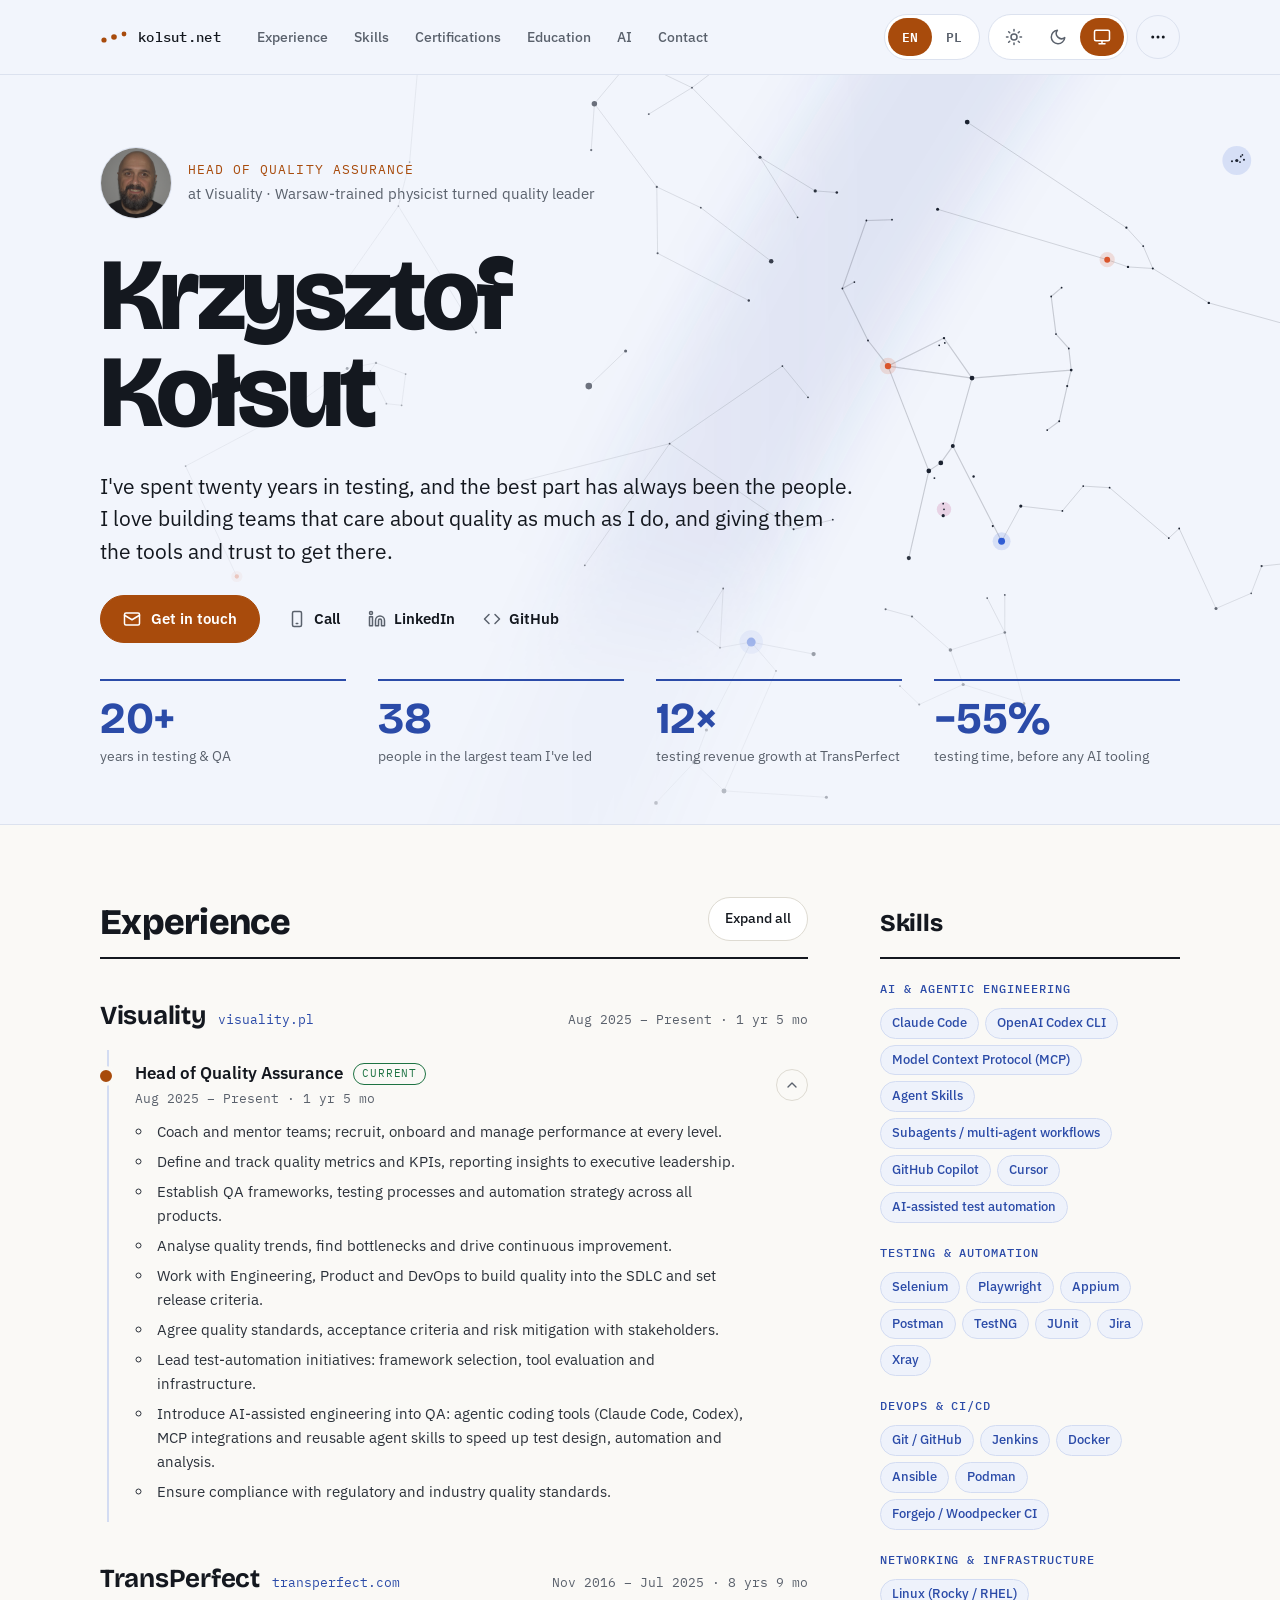
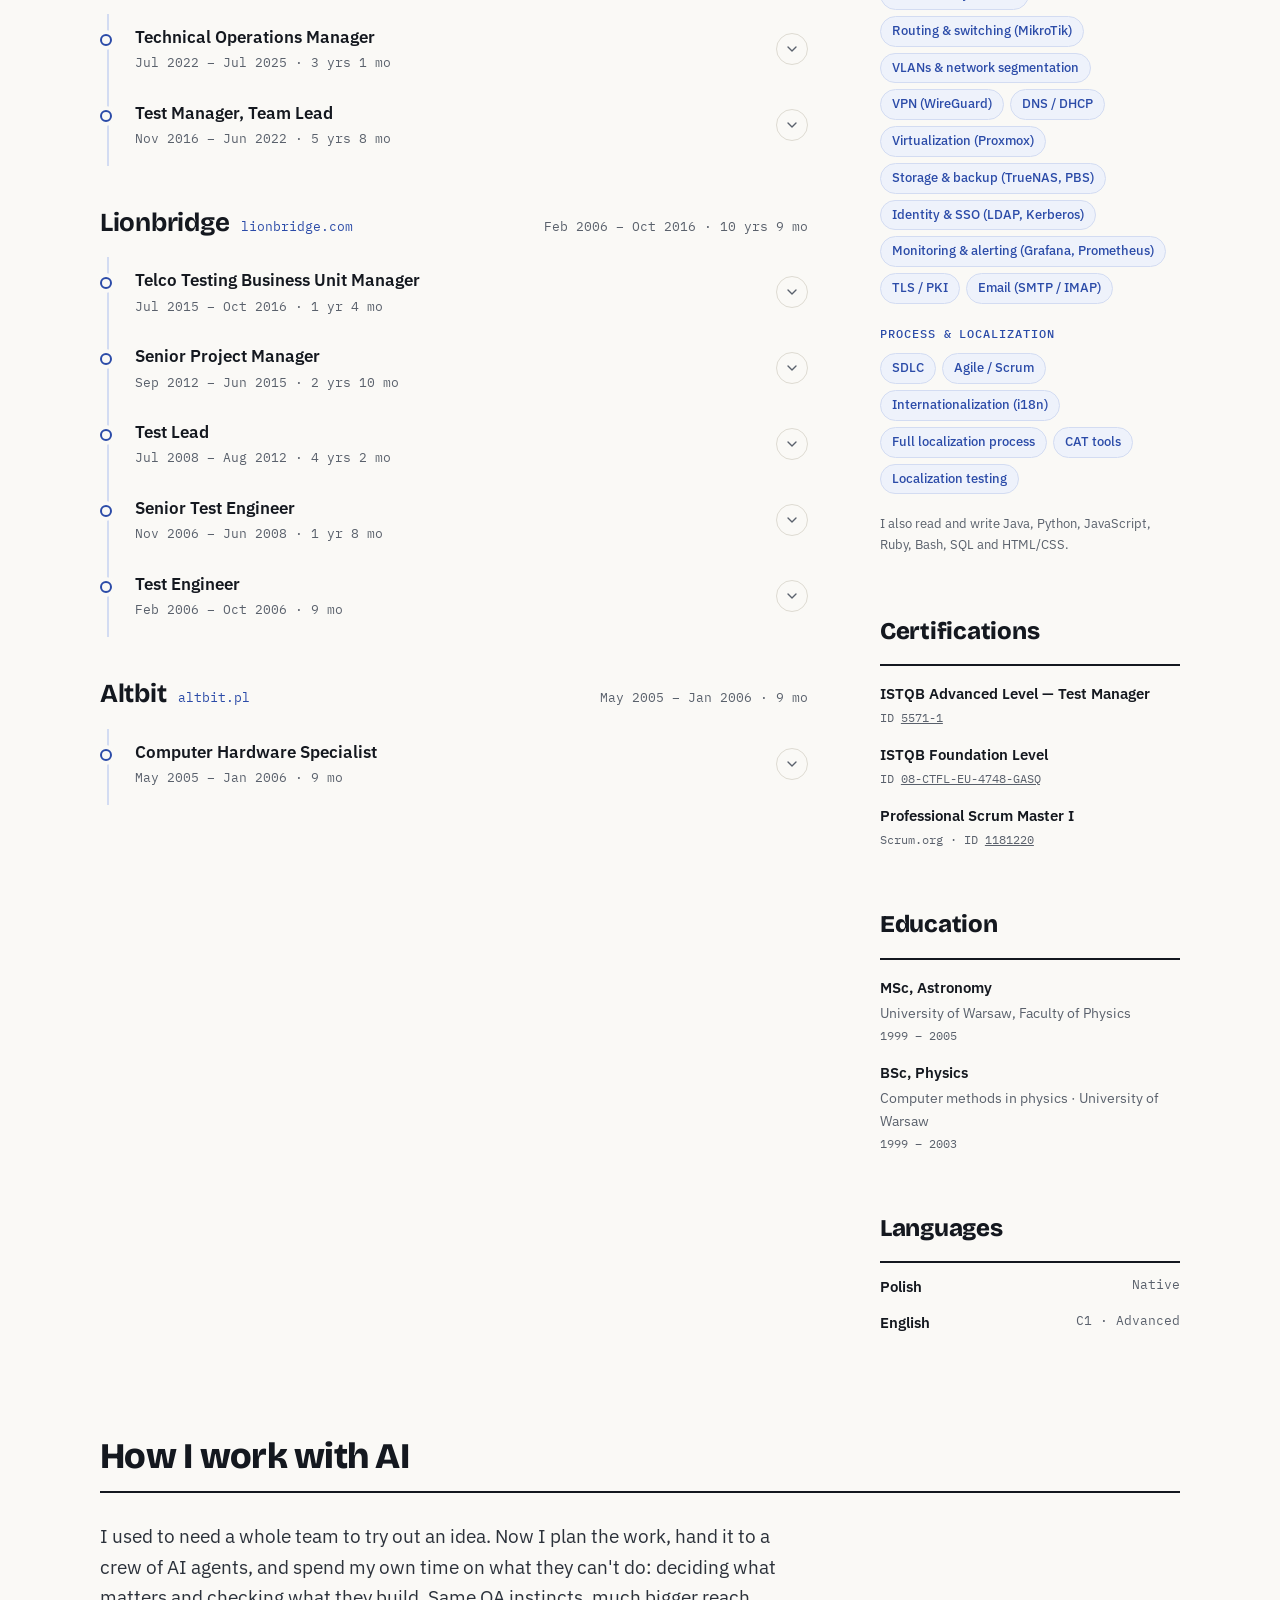
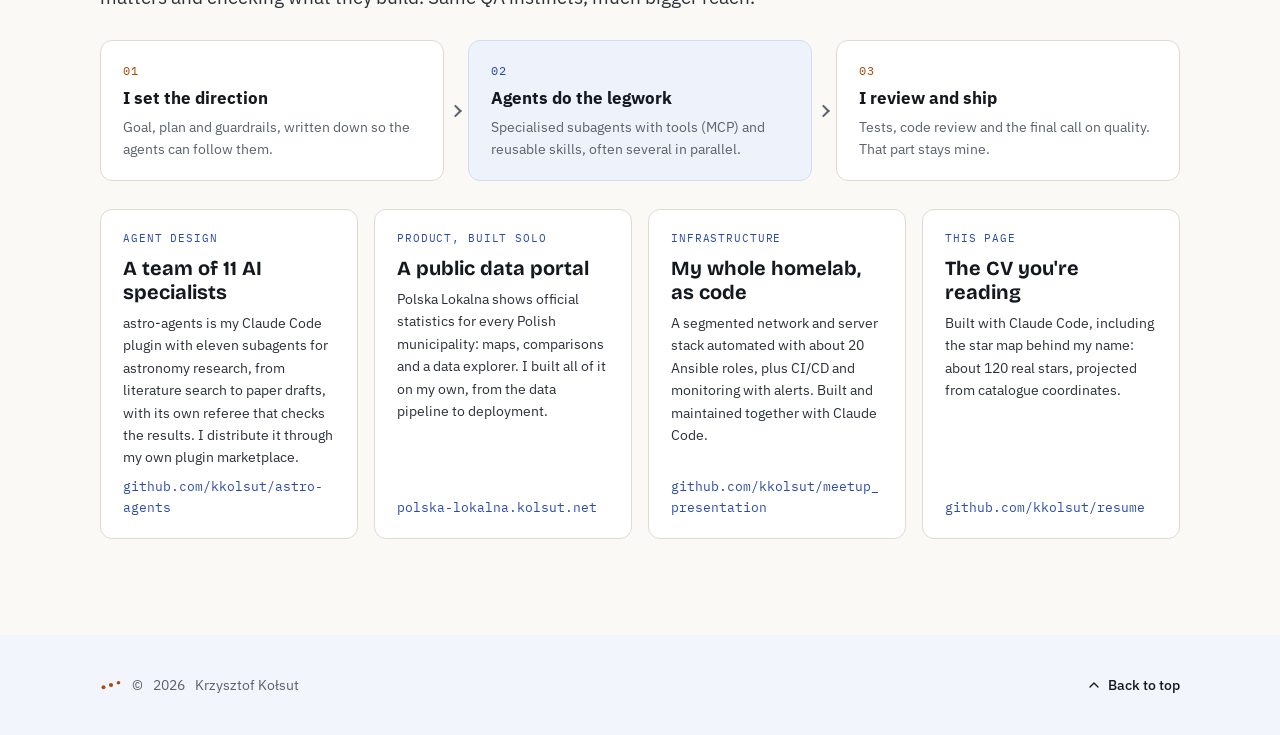
<file: index.html>
<!DOCTYPE html>
<html lang="en">

<head>
    <meta charset="UTF-8">
    <meta name="viewport" content="width=device-width, initial-scale=1.0">
    <title>Krzysztof Kołsut | CV</title>
    <meta name="description" content="Krzysztof Kołsut — Head of Quality Assurance. Two decades in software testing, test automation and quality leadership.">

    <script>
        // Apply the saved theme before first paint to avoid a flash.
        // A ?theme= from the language switch wins (file:// pages don't share
        // localStorage); the default is the system theme.
        (function () {
            var pref = 'system';
            try { pref = localStorage.getItem('theme') || 'system'; } catch (e) {}
            var fromUrl = new URLSearchParams(location.search).get('theme');
            if (fromUrl === 'light' || fromUrl === 'dark' || fromUrl === 'system') {
                pref = fromUrl;
                try { localStorage.setItem('theme', pref); } catch (e) {}
            }
            var dark = pref === 'dark' || (pref === 'system' && window.matchMedia('(prefers-color-scheme: dark)').matches);
            document.documentElement.setAttribute('data-theme', pref);
            document.documentElement.setAttribute('data-scheme', dark ? 'dark' : 'light');
        })();
    </script>

    <link rel="preconnect" href="https://fonts.googleapis.com">
    <link rel="preconnect" href="https://fonts.gstatic.com" crossorigin>
    <link
        href="https://fonts.googleapis.com/css2?family=Bricolage+Grotesque:opsz,wght@12..96,500;12..96,700;12..96,800&family=IBM+Plex+Mono:wght@400;500;600&family=IBM+Plex+Sans:wght@400;500;600&display=swap"
        rel="stylesheet">
    <link rel="icon" type="image/svg+xml" href="./images/favicon.svg">
    <link rel="stylesheet" href="./style.css">
    <link rel="alternate" hreflang="en" href="https://kolsut.net/">
    <link rel="alternate" hreflang="pl" href="https://kolsut.net/pl/">
    <link rel="alternate" hreflang="x-default" href="https://kolsut.net/">
</head>

<body id="top">
    <header class="site-header no-print">
        <div class="topbar wrap">
            <a class="brand" href="#top">
                <svg class="brand-mark" aria-hidden="true" width="28" height="16" viewBox="0 0 28 16"><circle cx="4" cy="11" r="2.6"></circle><circle cx="14" cy="8" r="2.8"></circle><circle cx="24" cy="5" r="2.4"></circle></svg>
                <span>kolsut.net</span>
            </a>
            <button type="button" class="menu-btn" aria-expanded="false" aria-controls="site-menu" aria-label="Open menu">
                <svg class="icon when-closed" aria-hidden="true" width="20" height="20" viewBox="0 0 24 24"><path d="M4 6h16M4 12h16M4 18h16"></path></svg>
                <svg class="icon when-open" aria-hidden="true" width="20" height="20" viewBox="0 0 24 24"><path d="M18 6 6 18M6 6l12 12"></path></svg>
            </button>
            <div class="topbar-menu" id="site-menu">
                <nav class="topnav" aria-label="Sections">
                    <a href="#experience">Experience</a>
                    <a href="#skills">Skills</a>
                    <a href="#credentials">Certifications</a>
                    <a href="#education">Education</a>
                    <a href="#ai">AI</a>
                    <a href="#contact">Contact</a>
                </nav>
                <div class="topbar-actions">
                    <nav class="lang-switch" aria-label="Language">
                        <a href="index.html" hreflang="en" lang="en" aria-current="page" title="English">EN</a>
                        <a href="pl/index.html" hreflang="pl" lang="pl" title="Polski">PL</a>
                    </nav>
                    <div class="theme-switch" role="group" aria-label="Colour theme">
                        <button type="button" data-theme-option="light" aria-pressed="false" aria-label="Light theme" title="Light theme">
                            <svg class="icon" aria-hidden="true" width="18" height="18" viewBox="0 0 24 24"><circle cx="12" cy="12" r="4"></circle><path d="M12 2v2M12 20v2M4.9 4.9l1.4 1.4M17.7 17.7l1.4 1.4M2 12h2M20 12h2M4.9 19.1l1.4-1.4M17.7 6.3l1.4-1.4"></path></svg>
                        </button>
                        <button type="button" data-theme-option="dark" aria-pressed="false" aria-label="Dark theme" title="Dark theme">
                            <svg class="icon" aria-hidden="true" width="18" height="18" viewBox="0 0 24 24"><path d="M21 12.8A9 9 0 1 1 11.2 3a7 7 0 0 0 9.8 9.8z"></path></svg>
                        </button>
                        <button type="button" data-theme-option="system" aria-pressed="false" aria-label="Match system theme" title="Match system theme">
                            <svg class="icon" aria-hidden="true" width="18" height="18" viewBox="0 0 24 24"><rect x="2" y="3" width="20" height="14" rx="2"></rect><path d="M8 21h8M12 17v4"></path></svg>
                        </button>
                    </div>
                    <div class="more">
                        <button type="button" class="more-btn" aria-expanded="false" aria-controls="more-menu" aria-label="More actions" title="More actions">
                            <svg class="icon" aria-hidden="true" width="18" height="18" viewBox="0 0 24 24"><circle cx="5" cy="12" r="1"></circle><circle cx="12" cy="12" r="1"></circle><circle cx="19" cy="12" r="1"></circle></svg>
                        </button>
                        <ul class="more-menu" id="more-menu">
                            <li>
                                <button type="button" data-print>
                                    <svg class="icon" aria-hidden="true" width="18" height="18" viewBox="0 0 24 24"><path d="M6 9V2h12v7"></path><path d="M6 18H4a2 2 0 0 1-2-2v-5a2 2 0 0 1 2-2h16a2 2 0 0 1 2 2v5a2 2 0 0 1-2 2h-2"></path><rect x="6" y="14" width="12" height="8"></rect></svg>
                                    Print / save as PDF
                                </button>
                            </li>
                            <li>
                                <button type="button" id="save-contact">
                                    <svg class="icon" aria-hidden="true" width="18" height="18" viewBox="0 0 24 24"><path d="M16 21v-2a4 4 0 0 0-4-4H6a4 4 0 0 0-4 4v2"></path><circle cx="9" cy="7" r="4"></circle><path d="M19 8v6M22 11h-6"></path></svg>
                                    Save contact (vCard)
                                </button>
                            </li>
                            <li>
                                <button type="button" id="copy-email">
                                    <svg class="icon when-idle" aria-hidden="true" width="18" height="18" viewBox="0 0 24 24"><rect x="9" y="9" width="13" height="13" rx="2"></rect><path d="M5 15H4a2 2 0 0 1-2-2V4a2 2 0 0 1 2-2h9a2 2 0 0 1 2 2v1"></path></svg>
                                    <svg class="icon when-copied" aria-hidden="true" width="18" height="18" viewBox="0 0 24 24" stroke-width="2.4"><path d="M20 6 9 17l-5-5"></path></svg>
                                    <span class="copy-label">Copy email address</span>
                                </button>
                            </li>
                        </ul>
                    </div>
                </div>
            </div>
        </div>
    </header>

    <section class="hero" aria-labelledby="name">
        <svg class="sky no-print" aria-hidden="true" viewBox="0 0 1600 1000" preserveAspectRatio="xMaxYMid slice">
        <defs><filter id="sky-blur" x="-20%" y="-50%" width="140%" height="200%"><feGaussianBlur stdDeviation="40"></feGaussianBlur></filter></defs>
        <path class="milky" filter="url(#sky-blur)" d="M1537 -461 L1477 -386 L1421 -314 L1369 -243 L1320 -175 L1273 -108 L1229 -42 L1186 22 L1146 86 L1107 149 L1070 212 L1033 274 L998 337 L964 399 L930 463 L897 527 L865 592 L833 658 L802 725 L771 795 L740 866 L709 940 L678 1017 L648 1097 L618 1181 L587 1269 L557 1363"></path>
        <path class="lines" d="M1209 91 L1408 223 L1429 246 L1441 274 L1410 272 L1384 263 L1172 200 M1441 274 L1511 317 L1637 352 M1637 352 L1646 363 M790 12 L865 48 L950 135 L1019 177 L1046 179 M950 135 L997 210 M865 48 L932 -3 M865 48 L811 81 M743 68 L739 126 M743 68 L821 172 L876 198 L964 265 M821 172 L822 255 L936 314 M790 12 L743 68 M736 421 L782 377 M1017 756 L939 741 L900 748 L872 728 L904 674 L900 748 M939 741 L883 851 L868 891 L820 942 M868 891 L905 927 L1033 935 M939 741 L970 777 L905 927 M1256 682 L1256 729 L1188 751 L1204 794 L1280 818 L1256 729 M1234 686 L1256 729 M1188 751 L1140 709 L1107 700 M1204 794 L1149 819 L1125 796 M1252 615 L1276 571 L1328 577 L1354 546 L1387 548 L1461 611 L1474 599 L1520 699 L1564 680 L1577 646 L1615 642 M978 396 L1010 435 M978 396 L837 493 M1041 588 L992 600 L837 493 L731 645 M837 493 L623 547 M595 354 L498 196 L428 296 M498 196 L512 141 L523 14 M507 406 L502 445 L483 443 L463 402 L470 392 L507 406 M470 392 L434 399 L349 459 L232 521 L296 659 M1735 436 L1742 360 L1799 337 L1869 359 L1840 408 L1811 448 L1735 436 M1811 448 L1827 495"></path>
        <path class="lines lines-main" d="M1180 361 L1110 396 M1180 361 L1215 411 M1110 396 L1215 411 M1191 496 L1176 517 L1161 527 M1110 396 L1161 527 M1215 411 L1191 496 M1161 527 L1136 636 M1191 496 L1252 615 M1110 396 L1085 364 L1053 299 L1083 214 L1115 213 M1053 299 L1068 291 M1215 411 L1339 401 M1327 298 L1314 309 L1320 356 L1336 374 L1339 401 L1334 421 L1324 465 L1309 476"></path>
        <circle class="nebula" cx="1180" cy="575" r="9"></circle>
        <circle class="rigel-glow" cx="1546" cy="139" r="18"></circle>
        <g class="stars">
            <circle cx="1840" cy="408" r="1.1"></circle>
            <circle cx="1327" cy="298" r="1.1"></circle>
            <circle cx="1742" cy="360" r="1.1"></circle>
            <circle cx="512" cy="141" r="1.1"></circle>
            <circle cx="1320" cy="356" r="1.1"></circle>
            <circle cx="1179" cy="568" r="1.1"></circle>
            <circle cx="1083" cy="214" r="1.1"></circle>
            <circle cx="978" cy="396" r="1.1"></circle>
            <circle cx="1309" cy="476" r="1.1"></circle>
            <circle cx="1053" cy="299" r="1.1"></circle>
            <circle cx="502" cy="445" r="1.1"></circle>
            <circle cx="1461" cy="611" r="1.1"></circle>
            <circle cx="1068" cy="291" r="1.1"></circle>
            <circle cx="1181" cy="367" r="1.1"></circle>
            <circle cx="1115" cy="213" r="1.1"></circle>
            <circle cx="865" cy="48" r="1.1"></circle>
            <circle cx="900" cy="748" r="1.1"></circle>
            <circle cx="1328" cy="577" r="1.1"></circle>
            <circle cx="1564" cy="680" r="1.1"></circle>
            <circle cx="1010" cy="435" r="1.1"></circle>
            <circle cx="1256" cy="682" r="1.1"></circle>
            <circle cx="1336" cy="374" r="1.1"></circle>
            <circle cx="463" cy="402" r="1.1"></circle>
            <circle cx="1553" cy="132" r="1.1"></circle>
            <circle cx="1234" cy="686" r="1.1"></circle>
            <circle cx="623" cy="547" r="1.1"></circle>
            <circle cx="483" cy="443" r="1.1"></circle>
            <circle cx="1869" cy="359" r="1.1"></circle>
            <circle cx="1799" cy="337" r="1.1"></circle>
            <circle cx="428" cy="296" r="1.1"></circle>
            <circle cx="1550" cy="141" r="1.1"></circle>
            <circle cx="507" cy="406" r="1.1"></circle>
            <circle cx="997" cy="210" r="1.1"></circle>
            <circle cx="837" cy="493" r="1.1"></circle>
            <circle cx="1085" cy="364" r="1.1"></circle>
            <circle cx="872" cy="728" r="1.1"></circle>
            <circle cx="1174" cy="370" r="1.1"></circle>
            <circle cx="1314" cy="309" r="1.1"></circle>
            <circle cx="904" cy="674" r="1.1"></circle>
            <circle cx="1827" cy="495" r="1.1"></circle>
            <circle cx="1180" cy="575" r="1.1"></circle>
            <circle cx="1354" cy="546" r="1.1"></circle>
            <circle cx="1474" cy="599" r="1.1"></circle>
            <circle cx="523" cy="14" r="1.1"></circle>
            <circle cx="1041" cy="588" r="1.1"></circle>
            <circle cx="970" cy="777" r="1.1"></circle>
            <circle cx="498" cy="196" r="1.1"></circle>
            <circle cx="876" cy="198" r="1.1"></circle>
            <circle cx="1387" cy="548" r="1.1"></circle>
            <circle cx="731" cy="645" r="1.1"></circle>
            <circle cx="232" cy="521" r="1.1"></circle>
            <circle cx="349" cy="459" r="1.1"></circle>
            <circle cx="1551" cy="134" r="1.1"></circle>
            <circle cx="1168" cy="536" r="1.2"></circle>
            <circle cx="811" cy="81" r="1.2"></circle>
            <circle cx="1125" cy="796" r="1.2"></circle>
            <circle cx="1429" cy="246" r="1.2"></circle>
            <circle cx="992" cy="600" r="1.2"></circle>
            <circle cx="1615" cy="642" r="1.2"></circle>
            <circle cx="1324" cy="465" r="1.2"></circle>
            <circle cx="1637" cy="352" r="1.3"></circle>
            <circle cx="1555" cy="138" r="1.3"></circle>
            <circle cx="1107" cy="700" r="1.3"></circle>
            <circle cx="1334" cy="421" r="1.3"></circle>
            <circle cx="1441" cy="274" r="1.3"></circle>
            <circle cx="1241" cy="596" r="1.3"></circle>
            <circle cx="1646" cy="363" r="1.3"></circle>
            <circle cx="1540" cy="140" r="1.3"></circle>
            <circle cx="932" cy="-3" r="1.3"></circle>
            <circle cx="822" cy="255" r="1.3"></circle>
            <circle cx="1149" cy="819" r="1.3"></circle>
            <circle cx="739" cy="126" r="1.4"></circle>
            <circle cx="1140" cy="709" r="1.4"></circle>
            <circle cx="1408" cy="223" r="1.4"></circle>
            <circle cx="821" cy="172" r="1.4"></circle>
            <circle cx="595" cy="354" r="1.4"></circle>
            <circle cx="1577" cy="646" r="1.4"></circle>
            <circle cx="1811" cy="448" r="1.5"></circle>
            <circle cx="1410" cy="272" r="1.5"></circle>
            <circle cx="1511" cy="317" r="1.5"></circle>
            <circle cx="470" cy="392" r="1.5"></circle>
            <circle cx="1180" cy="361" r="1.5"></circle>
            <circle cx="1217" cy="534" r="1.5"></circle>
            <circle cx="936" cy="314" r="1.5"></circle>
            <circle cx="1046" cy="179" r="1.6"></circle>
            <circle cx="1256" cy="729" r="1.6"></circle>
            <circle cx="1339" cy="401" r="1.7"></circle>
            <circle cx="1280" cy="818" r="1.7"></circle>
            <circle cx="434" cy="399" r="1.8"></circle>
            <circle cx="1172" cy="200" r="1.9"></circle>
            <circle cx="883" cy="851" r="1.9"></circle>
            <circle cx="1033" cy="935" r="1.9"></circle>
            <circle cx="950" cy="135" r="1.9"></circle>
            <circle cx="1520" cy="699" r="1.9"></circle>
            <circle cx="782" cy="377" r="1.9"></circle>
            <circle cx="1019" cy="177" r="2.0"></circle>
            <circle cx="1546" cy="139" r="2.0"></circle>
            <circle cx="1204" cy="794" r="2.0"></circle>
            <circle cx="1276" cy="571" r="2.0"></circle>
            <circle cx="1179" cy="583" r="2.0"></circle>
            <circle cx="1188" cy="751" r="2.2"></circle>
            <circle cx="1735" cy="436" r="2.2"></circle>
            <circle cx="820" cy="942" r="2.3"></circle>
            <circle cx="1191" cy="496" r="2.5"></circle>
            <circle cx="1136" cy="636" r="2.6"></circle>
            <circle cx="1017" cy="756" r="2.7"></circle>
            <circle cx="964" cy="265" r="2.8"></circle>
            <circle cx="868" cy="891" r="2.8"></circle>
            <circle cx="1161" cy="527" r="2.9"></circle>
            <circle cx="1176" cy="517" r="3.0"></circle>
            <circle cx="1209" cy="91" r="3.0"></circle>
            <circle cx="1215" cy="411" r="3.0"></circle>
            <circle cx="790" cy="12" r="3.1"></circle>
            <circle cx="905" cy="927" r="3.1"></circle>
            <circle cx="743" cy="68" r="3.4"></circle>
            <circle cx="736" cy="421" r="4.1"></circle>
        </g>
        <circle class="betel-glow" cx="296" cy="659" r="7.0"></circle><circle class="betel" cx="296" cy="659" r="2.7"></circle>
        <circle class="betel-glow" cx="1384" cy="263" r="9.5"></circle><circle class="betel" cx="1384" cy="263" r="3.7"></circle>
        <circle class="betel-glow" cx="1110" cy="396" r="10.3"></circle><circle class="betel" cx="1110" cy="396" r="4.0"></circle>
        <circle class="rigel-glow" cx="1252" cy="615" r="11.2"></circle><circle class="rigel" cx="1252" cy="615" r="4.3"></circle>
        <circle class="rigel-glow" cx="939" cy="741" r="14.7"></circle><circle class="rigel" cx="939" cy="741" r="5.6"></circle>
        </svg>

        <div class="hero-body wrap">
            <div class="who">
                <img class="portrait" src="images/picture.jpg" alt="Krzysztof Kołsut">
                <div class="who-text">
                    <span class="role-label">Head of Quality Assurance</span>
                    <span class="role-sub">at Visuality · Warsaw-trained physicist turned quality leader</span>
                </div>
            </div>

            <h1 id="name">Krzysztof Kołsut</h1>

            <p class="lede">I've spent twenty years in testing, and the best part has always been the people. I love building teams that care about quality as much as I do, and giving them the tools and trust to get there.</p>

            <div id="contact" class="cta-row no-print">
                <a class="cta primary" href="mailto:krzysztof.kolsut@gmail.com">
                    <svg class="icon" aria-hidden="true" width="18" height="18" viewBox="0 0 24 24"><rect x="2" y="4" width="20" height="16" rx="2"></rect><path d="m22 7-10 6L2 7"></path></svg>
                    Get in touch
                </a>
                <a class="cta-link" href="tel:+48502040315" title="+48 502 040 315">
                    <svg class="icon" aria-hidden="true" width="18" height="18" viewBox="0 0 24 24"><rect x="6" y="2" width="12" height="20" rx="2"></rect><path d="M11 18h2"></path></svg>
                    Call
                </a>
                <a class="cta-link" href="https://www.linkedin.com/in/krzysztof-kolsut-56654b51" target="_blank" rel="noopener">
                    <svg class="icon" aria-hidden="true" width="18" height="18" viewBox="0 0 24 24"><path d="M16 8a6 6 0 0 1 6 6v7h-4v-7a2 2 0 0 0-4 0v7h-4v-7a6 6 0 0 1 6-6z"></path><rect x="2" y="9" width="4" height="12"></rect><circle cx="4" cy="4" r="2"></circle></svg>
                    LinkedIn
                </a>
                <a class="cta-link" href="https://github.com/kkolsut" target="_blank" rel="noopener">
                    <svg class="icon" aria-hidden="true" width="18" height="18" viewBox="0 0 24 24"><path d="m16 18 6-6-6-6"></path><path d="m8 6-6 6 6 6"></path></svg>
                    GitHub
                </a>
            </div>

            <ul class="contact" aria-label="Contact">
                <li>
                    <svg class="icon" aria-hidden="true" width="16" height="16" viewBox="0 0 24 24"><rect x="2" y="4" width="20" height="16" rx="2"></rect><path d="m22 7-10 6L2 7"></path></svg>
                    <a href="mailto:krzysztof.kolsut@gmail.com">krzysztof.kolsut@gmail.com</a>
                </li>
                <li>
                    <svg class="icon" aria-hidden="true" width="16" height="16" viewBox="0 0 24 24"><rect x="6" y="2" width="12" height="20" rx="2"></rect><path d="M11 18h2"></path></svg>
                    <a href="tel:+48502040315">+48 502 040 315</a>
                </li>
                <li>
                    <svg class="icon" aria-hidden="true" width="16" height="16" viewBox="0 0 24 24"><path d="M16 8a6 6 0 0 1 6 6v7h-4v-7a2 2 0 0 0-4 0v7h-4v-7a6 6 0 0 1 6-6z"></path><rect x="2" y="9" width="4" height="12"></rect><circle cx="4" cy="4" r="2"></circle></svg>
                    <a href="https://www.linkedin.com/in/krzysztof-kolsut-56654b51" target="_blank" rel="noopener" title="linkedin.com/in/krzysztof-kolsut-56654b51">linkedin.com/in/krzysztof-kolsut-56654b51</a>
                </li>
                <li>
                    <svg class="icon" aria-hidden="true" width="16" height="16" viewBox="0 0 24 24"><path d="m16 18 6-6-6-6"></path><path d="m8 6-6 6 6 6"></path></svg>
                    <a href="https://github.com/kkolsut" target="_blank" rel="noopener">github.com/kkolsut</a>
                </li>
            </ul>

            <dl class="stats">
                <div>
                    <dt>years in testing &amp; QA</dt>
                    <dd id="stat-years">20+</dd>
                </div>
                <div>
                    <dt>people in the largest team I've led</dt>
                    <dd>38</dd>
                </div>
                <div>
                    <dt>testing revenue growth at TransPerfect</dt>
                    <dd>12×</dd>
                </div>
                <div>
                    <dt>testing time, before any AI tooling</dt>
                    <dd>−55%</dd>
                </div>
            </dl>
        </div>
    </section>

    <main class="main wrap">
        <section id="experience" class="experience" aria-labelledby="exp-h">
            <div class="section-head">
                <h2 id="exp-h">Experience</h2>
                <button type="button" class="ghost-btn no-print" id="toggle-all">Expand all</button>
            </div>

            <article class="company">
                <div class="company-lead">
                <header class="company-head">
                        <div class="company-name">
                            <h3>Visuality</h3>
                            <a href="https://visuality.pl" target="_blank" rel="noopener">visuality.pl</a>
                        </div>
                        <span class="meta" data-span>Aug 2025 – Present · 1 yr 3 mo</span>
                    </header>
                    <ol class="roles">
                        <li class="role current" data-from="2025-08">
                            <button type="button" class="role-toggle" aria-expanded="true">
                                <span class="role-main">
                                    <span class="role-title-row">
                                        <span class="role-title">Head of Quality Assurance</span>
                                        <span class="badge">Current</span>
                                    </span>
                                    <span class="meta" data-span>Aug 2025 – Present · 1 yr 3 mo</span>
                                </span>
                                <span class="chev no-print" aria-hidden="true"><svg class="icon" width="16" height="16" viewBox="0 0 24 24"><path d="m6 9 6 6 6-6"></path></svg></span>
                            </button>
                            <ul class="bullets">
                                <li>Coach and mentor teams; recruit, onboard and manage performance at every level.</li>
                                <li>Define and track quality metrics and KPIs, reporting insights to executive leadership.</li>
                                <li>Establish QA frameworks, testing processes and automation strategy across all products.</li>
                                <li>Analyse quality trends, find bottlenecks and drive continuous improvement.</li>
                                <li>Work with Engineering, Product and DevOps to build quality into the SDLC and set release criteria.</li>
                                <li>Agree quality standards, acceptance criteria and risk mitigation with stakeholders.</li>
                                <li>Lead test-automation initiatives: framework selection, tool evaluation and infrastructure.</li>
                                <li>Introduce AI-assisted engineering into QA: agentic coding tools (Claude Code, Codex), MCP integrations and reusable agent skills to speed up test design, automation and analysis.</li>
                                <li>Ensure compliance with regulatory and industry quality standards.</li>
                            </ul>
                        </li>
                    </ol>
                </div>
            </article>

            <article class="company">
                <div class="company-lead">
                <header class="company-head">
                        <div class="company-name">
                            <h3>TransPerfect</h3>
                            <a href="https://www.transperfect.com" target="_blank" rel="noopener">transperfect.com</a>
                        </div>
                        <span class="meta" data-span>Nov 2016 – Jul 2025 · 8 yrs 9 mo</span>
                    </header>
                    <ol class="roles">
                        <li class="role" data-from="2022-07" data-to="2025-07">
                            <button type="button" class="role-toggle" aria-expanded="false">
                                <span class="role-main">
                                    <span class="role-title-row"><span class="role-title">Technical Operations Manager</span></span>
                                    <span class="meta" data-span>Jul 2022 – Jul 2025 · 3 yrs 1 mo</span>
                                </span>
                                <span class="chev no-print" aria-hidden="true"><svg class="icon" width="16" height="16" viewBox="0 0 24 24"><path d="m6 9 6 6 6-6"></path></svg></span>
                            </button>
                            <ul class="bullets" hidden>
                                <li>Grew the testing business from about $60k to $700k–800k in monthly revenue.</li>
                                <li>Hired dozens of people and owned recruitment, selection, training and evaluation.</li>
                                <li>Forecast and analysed revenue growth, profitability, quality and retention; set and monitored team KPIs.</li>
                                <li>Wrote policies, procedures and SOPs.</li>
                                <li>Supported presales as subject-matter expert in phone and on-site customer meetings.</li>
                                <li>Expanded testing and QA service offerings to meet changing industry demand.</li>
                            </ul>
                        </li>
                    </ol>
                </div>
                <ol class="roles">
                    <li class="role" data-from="2016-11" data-to="2022-06">
                        <button type="button" class="role-toggle" aria-expanded="false">
                            <span class="role-main">
                                <span class="role-title-row"><span class="role-title">Test Manager, Team Lead</span></span>
                                <span class="meta" data-span>Nov 2016 – Jun 2022 · 5 yrs 8 mo</span>
                            </span>
                            <span class="chev no-print" aria-hidden="true"><svg class="icon" width="16" height="16" viewBox="0 0 24 24"><path d="m6 9 6 6 6-6"></path></svg></span>
                        </button>
                        <ul class="bullets" hidden>
                            <li>Managed the full lifecycle of multilingual and functional testing projects.</li>
                            <li>Coordinated schedules and budgets with contract testers for on-time, cost-effective delivery.</li>
                            <li>Cut testing time by 55% through process changes and automation, before any AI tooling.</li>
                            <li>Shortened a release test cycle from three months to a single round of about a month.</li>
                            <li>Reached 100% automation coverage on some projects, with a crawler that detected product changes automatically.</li>
                            <li>Led the team toward customer-satisfaction and business KPIs; ran attendance, reviews, coaching and development.</li>
                            <li>Supported Sales in winning new customers.</li>
                        </ul>
                    </li>
                </ol>
            </article>

            <article class="company">
                <div class="company-lead">
                <header class="company-head">
                        <div class="company-name">
                            <h3>Lionbridge</h3>
                            <a href="https://www.lionbridge.com" target="_blank" rel="noopener">lionbridge.com</a>
                        </div>
                        <span class="meta" data-span>Feb 2006 – Oct 2016 · 10 yrs 9 mo</span>
                    </header>
                    <ol class="roles">
                        <li class="role" data-from="2015-07" data-to="2016-10">
                            <button type="button" class="role-toggle" aria-expanded="false">
                                <span class="role-main">
                                    <span class="role-title-row"><span class="role-title">Telco Testing Business Unit Manager</span></span>
                                    <span class="meta" data-span>Jul 2015 – Oct 2016 · 1 yr 4 mo</span>
                                </span>
                                <span class="chev no-print" aria-hidden="true"><svg class="icon" width="16" height="16" viewBox="0 0 24 24"><path d="m6 9 6 6 6-6"></path></svg></span>
                            </button>
                            <ul class="bullets" hidden>
                                <li>Led a global team of up to 38 test-automation managers, leads and engineers through training, coaching and development.</li>
                                <li>Supervised implementation of customer requirements.</li>
                                <li>Managed resources, recruitment, training and performance evaluation.</li>
                                <li>Created test plans and procedures; ran testing projects to established guidelines.</li>
                                <li>Supported sales activities.</li>
                            </ul>
                        </li>
                    </ol>
                </div>
                <ol class="roles">
                    <li class="role" data-from="2012-09" data-to="2015-06">
                        <button type="button" class="role-toggle" aria-expanded="false">
                            <span class="role-main">
                                <span class="role-title-row"><span class="role-title">Senior Project Manager</span></span>
                                <span class="meta" data-span>Sep 2012 – Jun 2015 · 2 yrs 10 mo</span>
                            </span>
                            <span class="chev no-print" aria-hidden="true"><svg class="icon" width="16" height="16" viewBox="0 0 24 24"><path d="m6 9 6 6 6-6"></path></svg></span>
                        </button>
                        <ul class="bullets" hidden>
                            <li>Managed complex projects end to end: planning, scheduling, budgeting and invoicing.</li>
                            <li>Supported test leads in production; drafted project plans, training and vendor materials.</li>
                            <li>Handled resource allocation and customer reporting; ensured procedural compliance.</li>
                        </ul>
                    </li>
                    <li class="role" data-from="2008-07" data-to="2012-08">
                        <button type="button" class="role-toggle" aria-expanded="false">
                            <span class="role-main">
                                <span class="role-title-row"><span class="role-title">Test Lead</span></span>
                                <span class="meta" data-span>Jul 2008 – Aug 2012 · 4 yrs 2 mo</span>
                            </span>
                            <span class="chev no-print" aria-hidden="true"><svg class="icon" width="16" height="16" viewBox="0 0 24 24"><path d="m6 9 6 6 6-6"></path></svg></span>
                        </button>
                        <ul class="bullets" hidden>
                            <li>Drafted project plans, training and testing guidelines.</li>
                            <li>Handled scheduling, budgeting, invoicing, resource allocation and customer reporting.</li>
                        </ul>
                    </li>
                    <li class="role" data-from="2006-11" data-to="2008-06">
                        <button type="button" class="role-toggle" aria-expanded="false">
                            <span class="role-main">
                                <span class="role-title-row"><span class="role-title">Senior Test Engineer</span></span>
                                <span class="meta" data-span>Nov 2006 – Jun 2008 · 1 yr 8 mo</span>
                            </span>
                            <span class="chev no-print" aria-hidden="true"><svg class="icon" width="16" height="16" viewBox="0 0 24 24"><path d="m6 9 6 6 6-6"></path></svg></span>
                        </button>
                        <ul class="bullets" hidden>
                            <li>Created and implemented test plans; managed QA testing by test engineers.</li>
                            <li>Coordinated with test teams in the USA, Ireland, China, Finland and Japan.</li>
                            <li>Solved technical problems; managed resources and time reporting.</li>
                        </ul>
                    </li>
                    <li class="role" data-from="2006-02" data-to="2006-10">
                        <button type="button" class="role-toggle" aria-expanded="false">
                            <span class="role-main">
                                <span class="role-title-row"><span class="role-title">Test Engineer</span></span>
                                <span class="meta" data-span>Feb 2006 – Oct 2006 · 9 mo</span>
                            </span>
                            <span class="chev no-print" aria-hidden="true"><svg class="icon" width="16" height="16" viewBox="0 0 24 24"><path d="m6 9 6 6 6-6"></path></svg></span>
                        </button>
                        <ul class="bullets" hidden>
                            <li>Verified localised software and documentation against specifications.</li>
                            <li>Executed test plans and reported defects per project guidelines.</li>
                        </ul>
                    </li>
                </ol>
            </article>

            <article class="company">
                <div class="company-lead">
                <header class="company-head">
                        <div class="company-name">
                            <h3>Altbit</h3>
                            <a href="https://altbit.pl" target="_blank" rel="noopener">altbit.pl</a>
                        </div>
                        <span class="meta" data-span>May 2005 – Jan 2006 · 9 mo</span>
                    </header>
                    <ol class="roles">
                        <li class="role" data-from="2005-05" data-to="2006-01">
                            <button type="button" class="role-toggle" aria-expanded="false">
                                <span class="role-main">
                                    <span class="role-title-row"><span class="role-title">Computer Hardware Specialist</span></span>
                                    <span class="meta" data-span>May 2005 – Jan 2006 · 9 mo</span>
                                </span>
                                <span class="chev no-print" aria-hidden="true"><svg class="icon" width="16" height="16" viewBox="0 0 24 24"><path d="m6 9 6 6 6-6"></path></svg></span>
                            </button>
                            <ul class="bullets" hidden>
                                <li>Built and repaired computer hardware.</li>
                                <li>Developed and administered corporate customer networks.</li>
                                <li>Supported corporate customers with general computer problems.</li>
                            </ul>
                        </li>
                    </ol>
                </div>
            </article>
        </section>

        <aside class="sidebar">
            <section id="skills" class="side-section skills" aria-labelledby="skills-h">
                <h2 id="skills-h">Skills</h2>
                <div class="skill-group">
                    <h3>AI &amp; agentic engineering</h3>
                    <ul class="chips">
                        <li>Claude Code</li><li>OpenAI Codex CLI</li><li>Model Context Protocol (MCP)</li><li>Agent Skills</li><li>Subagents / multi-agent workflows</li><li>GitHub Copilot</li><li>Cursor</li><li>AI-assisted test automation</li>
                    </ul>
                </div>
                <div class="skill-group">
                    <h3>Testing &amp; automation</h3>
                    <ul class="chips">
                        <li>Selenium</li><li>Playwright</li><li>Appium</li><li>Postman</li><li>TestNG</li><li>JUnit</li><li>Jira</li><li>Xray</li>
                    </ul>
                </div>
                <div class="skill-group">
                    <h3>DevOps &amp; CI/CD</h3>
                    <ul class="chips">
                        <li>Git / GitHub</li><li>Jenkins</li><li>Docker</li><li>Ansible</li><li>Podman</li><li>Forgejo / Woodpecker CI</li>
                    </ul>
                </div>
                <div class="skill-group">
                    <h3>Networking &amp; infrastructure</h3>
                    <ul class="chips">
                        <li>Linux (Rocky / RHEL)</li><li>Routing &amp; switching (MikroTik)</li><li>VLANs &amp; network segmentation</li><li>VPN (WireGuard)</li><li>DNS / DHCP</li><li>Virtualization (Proxmox)</li><li>Storage &amp; backup (TrueNAS, PBS)</li><li>Identity &amp; SSO (LDAP, Kerberos)</li><li>Monitoring &amp; alerting (Grafana, Prometheus)</li><li>TLS / PKI</li><li>Email (SMTP / IMAP)</li>
                    </ul>
                </div>
                <div class="skill-group">
                    <h3>Process &amp; localization</h3>
                    <ul class="chips">
                        <li>SDLC</li><li>Agile / Scrum</li><li>Internationalization (i18n)</li><li>Full localization process</li><li>CAT tools</li><li>Localization testing</li>
                    </ul>
                </div>
                <p class="skill-note">I also read and write Java, Python, JavaScript, Ruby, Bash, SQL and HTML/CSS.</p>
            </section>

            <section id="credentials" class="side-section" aria-labelledby="cert-h">
                <h2 id="cert-h">Certifications</h2>
                <div class="entry">
                    <span class="entry-title">ISTQB Advanced Level — Test Manager</span>
                    <span class="meta">ID <a href="https://www.gasq.org/en/registration/expert/77784fe8-1e2e-4d4e-a2fc-695b3a89bafb.html" target="_blank" rel="noopener">5571-1</a></span>
                </div>
                <div class="entry">
                    <span class="entry-title">ISTQB Foundation Level</span>
                    <span class="meta">ID <a href="https://www.gasq.org/en/registration/expert/77784fe8-1e2e-4d4e-a2fc-695b3a89bafb.html" target="_blank" rel="noopener">08-CTFL-EU-4748-GASQ</a></span>
                </div>
                <div class="entry">
                    <span class="entry-title">Professional Scrum Master I</span>
                    <span class="meta">Scrum.org · ID <a href="https://www.scrum.org/user/1513397" target="_blank" rel="noopener">1181220</a></span>
                </div>
            </section>

            <section id="education" class="side-section" aria-labelledby="edu-h">
                <h2 id="edu-h">Education</h2>
                <div class="entry">
                    <span class="entry-title">MSc, Astronomy</span>
                    <span class="entry-sub">University of Warsaw, Faculty of Physics</span>
                    <span class="meta">1999 – 2005</span>
                </div>
                <div class="entry">
                    <span class="entry-title">BSc, Physics</span>
                    <span class="entry-sub">Computer methods in physics · University of Warsaw</span>
                    <span class="meta">1999 – 2003</span>
                </div>
            </section>

            <section class="side-section languages" aria-labelledby="lang-h">
                <h2 id="lang-h">Languages</h2>
                <div class="lang"><span class="entry-title">Polish</span><span class="meta">Native</span></div>
                <div class="lang"><span class="entry-title">English</span><span class="meta">C1 · Advanced</span></div>
            </section>
        </aside>

        <div class="print-footer print-only" style="flex: 1 1 100%">
            <span>Latest version: kolsut.net</span>
            <span>Printed <span id="printed-on"></span></span>
        </div>
    </main>

    <section id="ai" class="ai wrap no-print" aria-labelledby="ai-h">
        <div class="section-head">
            <h2 id="ai-h">How I work with AI</h2>
        </div>

        <p class="ai-lede">I used to need a whole team to try out an idea. Now I plan the work, hand it to a crew of AI agents, and spend my own time on what they can't do: deciding what matters and checking what they build. Same QA instincts, much bigger reach.</p>

        <ol class="ai-flow" aria-label="My AI workflow">
            <li>
                <span class="ai-step">01</span>
                <strong>I set the direction</strong>
                <span>Goal, plan and guardrails, written down so the agents can follow them.</span>
            </li>
            <li>
                <span class="ai-step">02</span>
                <strong>Agents do the legwork</strong>
                <span>Specialised subagents with tools (MCP) and reusable skills, often several in parallel.</span>
            </li>
            <li>
                <span class="ai-step">03</span>
                <strong>I review and ship</strong>
                <span>Tests, code review and the final call on quality. That part stays mine.</span>
            </li>
        </ol>

        <div class="ai-cards">
            <article class="ai-card">
                <span class="ai-tag">Agent design</span>
                <h3>A team of 11 AI specialists</h3>
                <p>astro-agents is my Claude Code plugin with eleven subagents for astronomy research, from literature search to paper drafts, with its own referee that checks the results. I distribute it through my own plugin marketplace.</p>
                <a href="https://github.com/kkolsut/astro-agents" target="_blank" rel="noopener">github.com/kkolsut/astro-agents</a>
            </article>
            <article class="ai-card">
                <span class="ai-tag">Product, built solo</span>
                <h3>A public data portal</h3>
                <p>Polska Lokalna shows official statistics for every Polish municipality: maps, comparisons and a data explorer. I built all of it on my own, from the data pipeline to deployment.</p>
                <a href="https://polska-lokalna.kolsut.net" target="_blank" rel="noopener">polska-lokalna.kolsut.net</a>
            </article>
            <article class="ai-card">
                <span class="ai-tag">Infrastructure</span>
                <h3>My whole homelab, as code</h3>
                <p>A segmented network and server stack automated with about 20 Ansible roles, plus CI/CD and monitoring with alerts. Built and maintained together with Claude Code.</p>
                <a href="https://github.com/kkolsut/meetup_presentation" target="_blank" rel="noopener" title="Meetup slides: How I've Over-Engineered My Homelab">github.com/kkolsut/meetup_presentation</a>
            </article>
            <article class="ai-card">
                <span class="ai-tag">This page</span>
                <h3>The CV you're reading</h3>
                <p>Built with Claude Code, including the star map behind my name: about 120 real stars, projected from catalogue coordinates.</p>
                <a href="https://github.com/kkolsut/resume" target="_blank" rel="noopener">github.com/kkolsut/resume</a>
            </article>
        </div>
    </section>

    <footer class="site-footer no-print">
        <div class="wrap">
            <span class="brand-line">
                <svg class="brand-mark" aria-hidden="true" width="22" height="12" viewBox="0 0 28 16"><circle cx="4" cy="11" r="2.6"></circle><circle cx="14" cy="8" r="2.8"></circle><circle cx="24" cy="5" r="2.4"></circle></svg>
                © <span id="year">2026</span> Krzysztof Kołsut
            </span>
            <a class="to-top" href="#top">
                <svg class="icon" aria-hidden="true" width="16" height="16" viewBox="0 0 24 24"><path d="m18 15-6-6-6 6"></path></svg>
                Back to top
            </a>
        </div>
    </footer>

    <script src="script.js"></script>
</body>

</html>
</file>
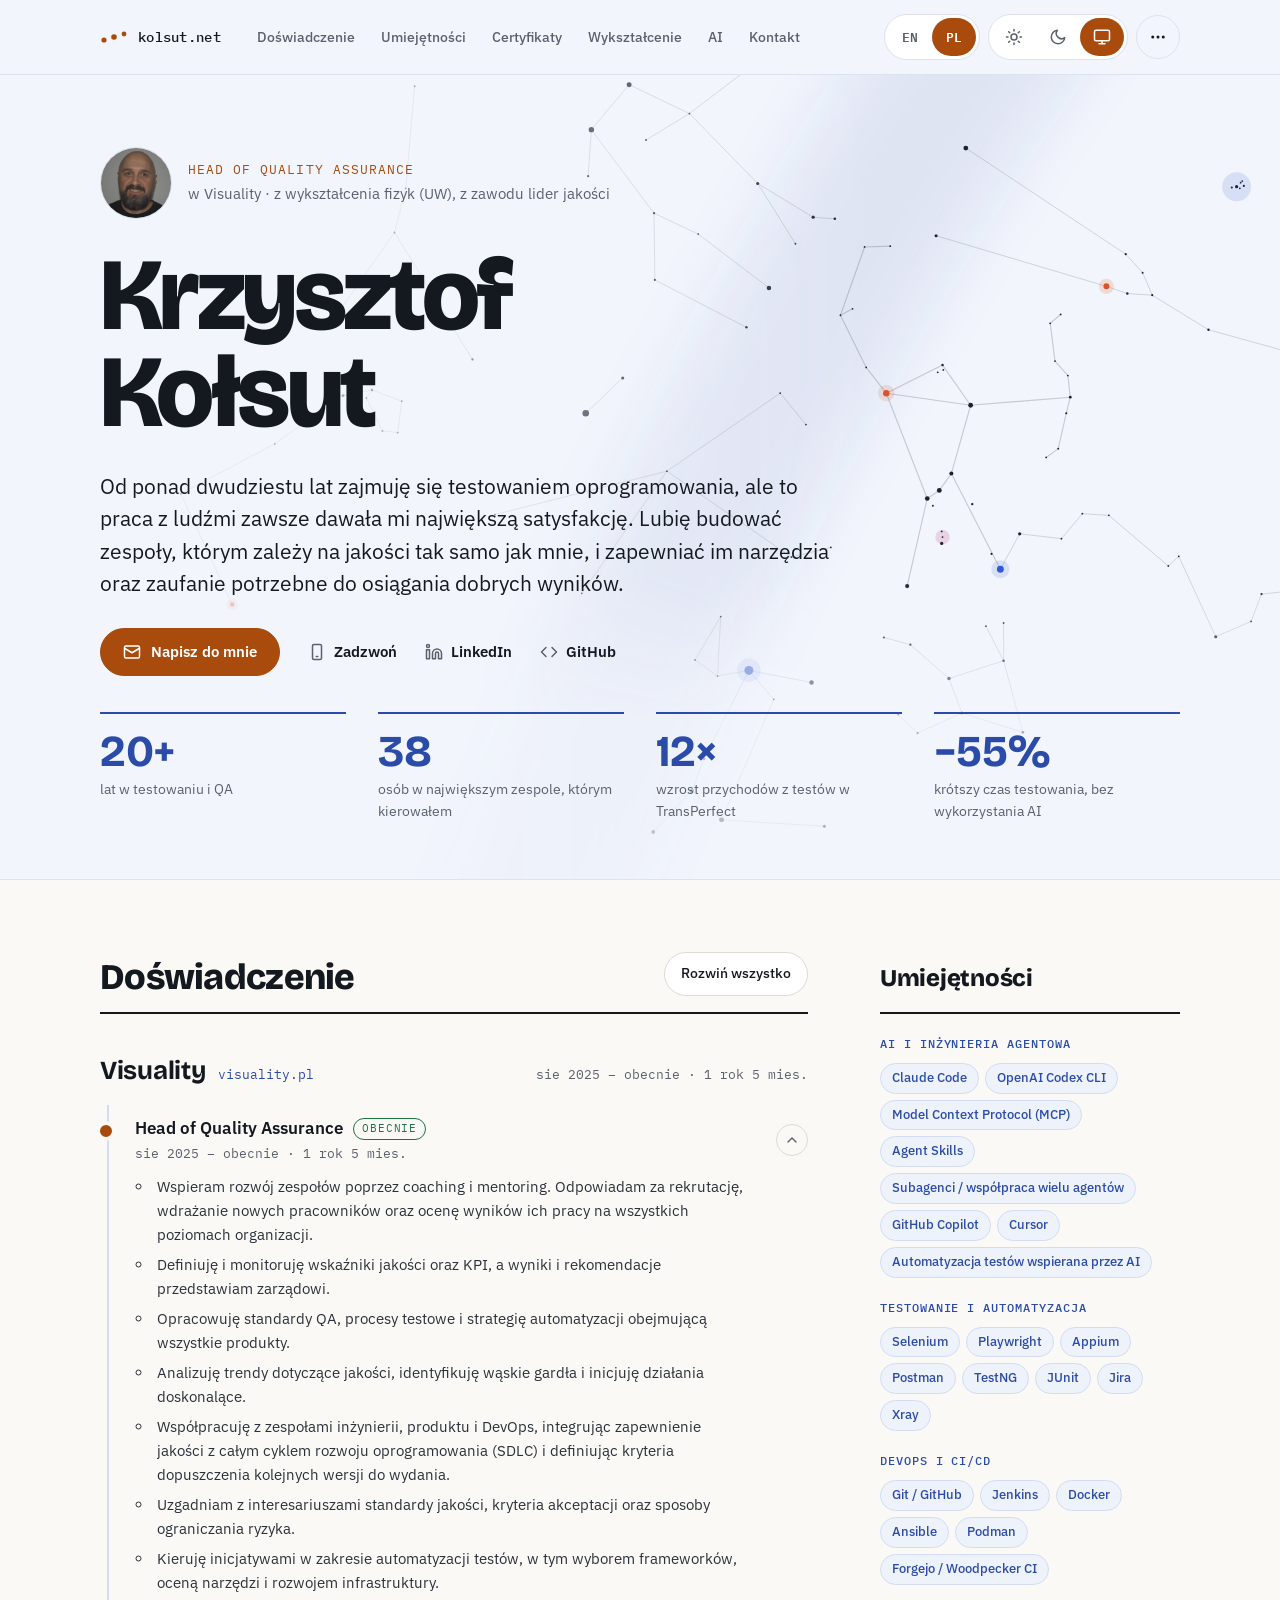
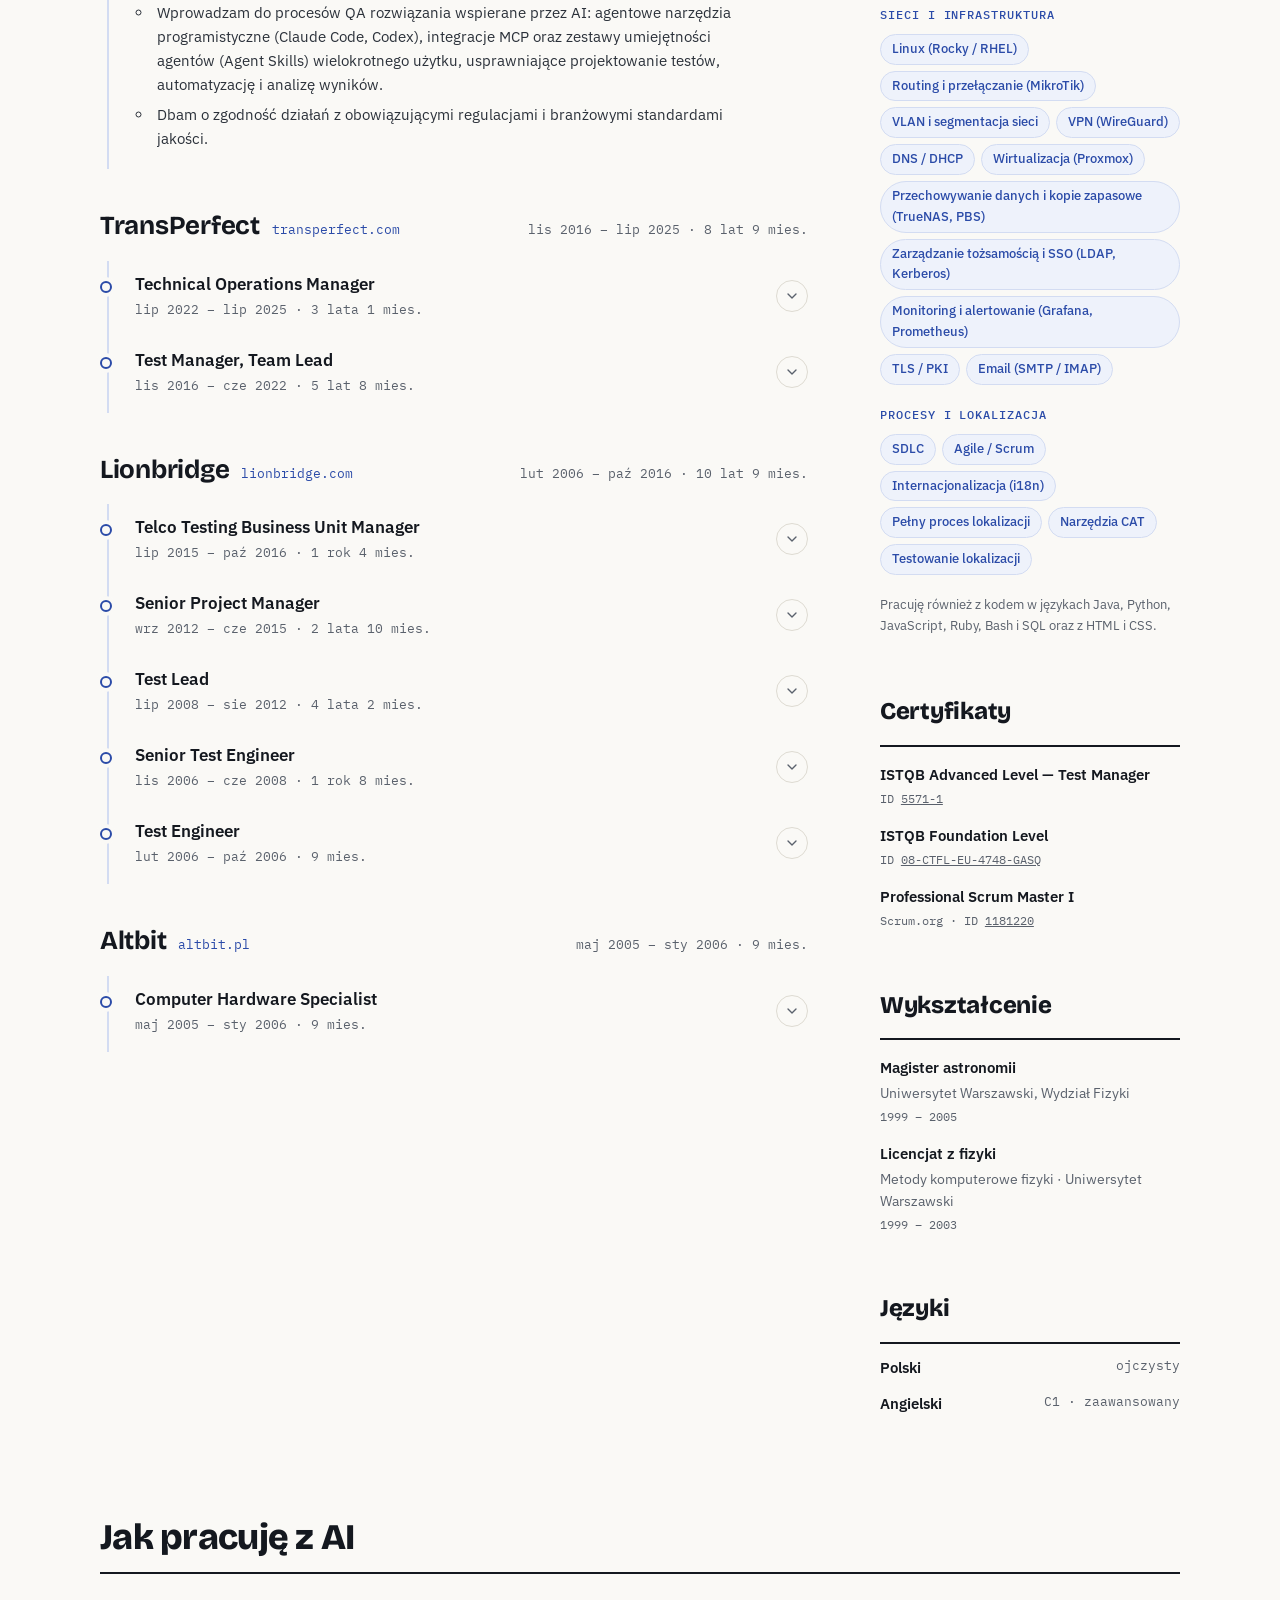
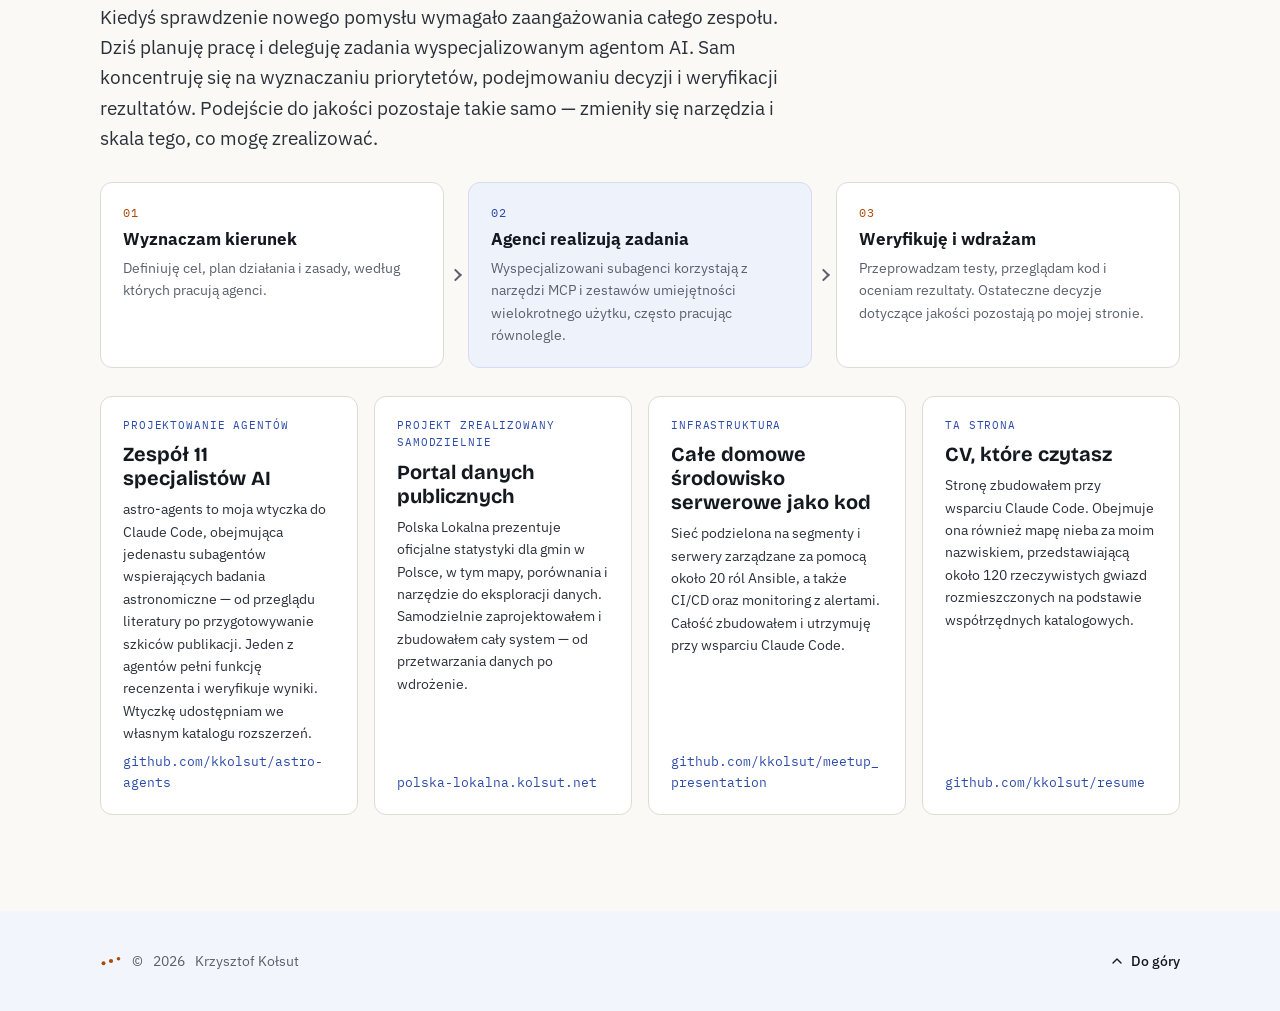
<file: pl/index.html>
<!DOCTYPE html>
<html lang="pl">

<head>
    <meta charset="UTF-8">
    <meta name="viewport" content="width=device-width, initial-scale=1.0">
    <title>Krzysztof Kołsut | CV</title>
    <meta name="description" content="Krzysztof Kołsut, Head of Quality Assurance. Ponad 20 lat w testowaniu oprogramowania, automatyzacji testów i zarządzaniu jakością.">

    <script>
        // Apply the saved theme before first paint to avoid a flash.
        // A ?theme= from the language switch wins (file:// pages don't share
        // localStorage); the default is the system theme.
        (function () {
            var pref = 'system';
            try { pref = localStorage.getItem('theme') || 'system'; } catch (e) {}
            var fromUrl = new URLSearchParams(location.search).get('theme');
            if (fromUrl === 'light' || fromUrl === 'dark' || fromUrl === 'system') {
                pref = fromUrl;
                try { localStorage.setItem('theme', pref); } catch (e) {}
            }
            var dark = pref === 'dark' || (pref === 'system' && window.matchMedia('(prefers-color-scheme: dark)').matches);
            document.documentElement.setAttribute('data-theme', pref);
            document.documentElement.setAttribute('data-scheme', dark ? 'dark' : 'light');
        })();
    </script>

    <link rel="preconnect" href="https://fonts.googleapis.com">
    <link rel="preconnect" href="https://fonts.gstatic.com" crossorigin>
    <link
        href="https://fonts.googleapis.com/css2?family=Bricolage+Grotesque:opsz,wght@12..96,500;12..96,700;12..96,800&family=IBM+Plex+Mono:wght@400;500;600&family=IBM+Plex+Sans:wght@400;500;600&display=swap"
        rel="stylesheet">
    <link rel="icon" type="image/svg+xml" href="../images/favicon.svg">
    <link rel="stylesheet" href="../style.css">
    <link rel="alternate" hreflang="en" href="https://kolsut.net/">
    <link rel="alternate" hreflang="pl" href="https://kolsut.net/pl/">
    <link rel="alternate" hreflang="x-default" href="https://kolsut.net/">
</head>

<body id="top">
    <header class="site-header no-print">
        <div class="topbar wrap">
            <a class="brand" href="#top">
                <svg class="brand-mark" aria-hidden="true" width="28" height="16" viewBox="0 0 28 16"><circle cx="4" cy="11" r="2.6"></circle><circle cx="14" cy="8" r="2.8"></circle><circle cx="24" cy="5" r="2.4"></circle></svg>
                <span>kolsut.net</span>
            </a>
            <button type="button" class="menu-btn" aria-expanded="false" aria-controls="site-menu" aria-label="Otwórz menu">
                <svg class="icon when-closed" aria-hidden="true" width="20" height="20" viewBox="0 0 24 24"><path d="M4 6h16M4 12h16M4 18h16"></path></svg>
                <svg class="icon when-open" aria-hidden="true" width="20" height="20" viewBox="0 0 24 24"><path d="M18 6 6 18M6 6l12 12"></path></svg>
            </button>
            <div class="topbar-menu" id="site-menu">
                <nav class="topnav" aria-label="Sekcje">
                    <a href="#experience">Doświadczenie</a>
                    <a href="#skills">Umiejętności</a>
                    <a href="#credentials">Certyfikaty</a>
                    <a href="#education">Wykształcenie</a>
                    <a href="#ai">AI</a>
                    <a href="#contact">Kontakt</a>
                </nav>
                <div class="topbar-actions">
                    <nav class="lang-switch" aria-label="Język">
                        <a href="../index.html" hreflang="en" lang="en" title="English">EN</a>
                        <a href="index.html" hreflang="pl" lang="pl" aria-current="page" title="Polski">PL</a>
                    </nav>
                    <div class="theme-switch" role="group" aria-label="Motyw kolorystyczny">
                        <button type="button" data-theme-option="light" aria-pressed="false" aria-label="Jasny motyw" title="Jasny motyw">
                            <svg class="icon" aria-hidden="true" width="18" height="18" viewBox="0 0 24 24"><circle cx="12" cy="12" r="4"></circle><path d="M12 2v2M12 20v2M4.9 4.9l1.4 1.4M17.7 17.7l1.4 1.4M2 12h2M20 12h2M4.9 19.1l1.4-1.4M17.7 6.3l1.4-1.4"></path></svg>
                        </button>
                        <button type="button" data-theme-option="dark" aria-pressed="false" aria-label="Ciemny motyw" title="Ciemny motyw">
                            <svg class="icon" aria-hidden="true" width="18" height="18" viewBox="0 0 24 24"><path d="M21 12.8A9 9 0 1 1 11.2 3a7 7 0 0 0 9.8 9.8z"></path></svg>
                        </button>
                        <button type="button" data-theme-option="system" aria-pressed="false" aria-label="Motyw systemowy" title="Motyw systemowy">
                            <svg class="icon" aria-hidden="true" width="18" height="18" viewBox="0 0 24 24"><rect x="2" y="3" width="20" height="14" rx="2"></rect><path d="M8 21h8M12 17v4"></path></svg>
                        </button>
                    </div>
                    <div class="more">
                        <button type="button" class="more-btn" aria-expanded="false" aria-controls="more-menu" aria-label="Więcej opcji" title="Więcej opcji">
                            <svg class="icon" aria-hidden="true" width="18" height="18" viewBox="0 0 24 24"><circle cx="5" cy="12" r="1"></circle><circle cx="12" cy="12" r="1"></circle><circle cx="19" cy="12" r="1"></circle></svg>
                        </button>
                        <ul class="more-menu" id="more-menu">
                            <li>
                                <button type="button" data-print>
                                    <svg class="icon" aria-hidden="true" width="18" height="18" viewBox="0 0 24 24"><path d="M6 9V2h12v7"></path><path d="M6 18H4a2 2 0 0 1-2-2v-5a2 2 0 0 1 2-2h16a2 2 0 0 1 2 2v5a2 2 0 0 1-2 2h-2"></path><rect x="6" y="14" width="12" height="8"></rect></svg>
                                    Drukuj / zapisz jako PDF
                                </button>
                            </li>
                            <li>
                                <button type="button" id="save-contact">
                                    <svg class="icon" aria-hidden="true" width="18" height="18" viewBox="0 0 24 24"><path d="M16 21v-2a4 4 0 0 0-4-4H6a4 4 0 0 0-4 4v2"></path><circle cx="9" cy="7" r="4"></circle><path d="M19 8v6M22 11h-6"></path></svg>
                                    Zapisz kontakt (vCard)
                                </button>
                            </li>
                            <li>
                                <button type="button" id="copy-email">
                                    <svg class="icon when-idle" aria-hidden="true" width="18" height="18" viewBox="0 0 24 24"><rect x="9" y="9" width="13" height="13" rx="2"></rect><path d="M5 15H4a2 2 0 0 1-2-2V4a2 2 0 0 1 2-2h9a2 2 0 0 1 2 2v1"></path></svg>
                                    <svg class="icon when-copied" aria-hidden="true" width="18" height="18" viewBox="0 0 24 24" stroke-width="2.4"><path d="M20 6 9 17l-5-5"></path></svg>
                                    <span class="copy-label">Skopiuj adres e-mail</span>
                                </button>
                            </li>
                        </ul>
                    </div>
                </div>
            </div>
        </div>
    </header>

    <section class="hero" aria-labelledby="name">
        <svg class="sky no-print" aria-hidden="true" viewBox="0 0 1600 1000" preserveAspectRatio="xMaxYMid slice">
        <defs><filter id="sky-blur" x="-20%" y="-50%" width="140%" height="200%"><feGaussianBlur stdDeviation="40"></feGaussianBlur></filter></defs>
        <path class="milky" filter="url(#sky-blur)" d="M1537 -461 L1477 -386 L1421 -314 L1369 -243 L1320 -175 L1273 -108 L1229 -42 L1186 22 L1146 86 L1107 149 L1070 212 L1033 274 L998 337 L964 399 L930 463 L897 527 L865 592 L833 658 L802 725 L771 795 L740 866 L709 940 L678 1017 L648 1097 L618 1181 L587 1269 L557 1363"></path>
        <path class="lines" d="M1209 91 L1408 223 L1429 246 L1441 274 L1410 272 L1384 263 L1172 200 M1441 274 L1511 317 L1637 352 M1637 352 L1646 363 M790 12 L865 48 L950 135 L1019 177 L1046 179 M950 135 L997 210 M865 48 L932 -3 M865 48 L811 81 M743 68 L739 126 M743 68 L821 172 L876 198 L964 265 M821 172 L822 255 L936 314 M790 12 L743 68 M736 421 L782 377 M1017 756 L939 741 L900 748 L872 728 L904 674 L900 748 M939 741 L883 851 L868 891 L820 942 M868 891 L905 927 L1033 935 M939 741 L970 777 L905 927 M1256 682 L1256 729 L1188 751 L1204 794 L1280 818 L1256 729 M1234 686 L1256 729 M1188 751 L1140 709 L1107 700 M1204 794 L1149 819 L1125 796 M1252 615 L1276 571 L1328 577 L1354 546 L1387 548 L1461 611 L1474 599 L1520 699 L1564 680 L1577 646 L1615 642 M978 396 L1010 435 M978 396 L837 493 M1041 588 L992 600 L837 493 L731 645 M837 493 L623 547 M595 354 L498 196 L428 296 M498 196 L512 141 L523 14 M507 406 L502 445 L483 443 L463 402 L470 392 L507 406 M470 392 L434 399 L349 459 L232 521 L296 659 M1735 436 L1742 360 L1799 337 L1869 359 L1840 408 L1811 448 L1735 436 M1811 448 L1827 495"></path>
        <path class="lines lines-main" d="M1180 361 L1110 396 M1180 361 L1215 411 M1110 396 L1215 411 M1191 496 L1176 517 L1161 527 M1110 396 L1161 527 M1215 411 L1191 496 M1161 527 L1136 636 M1191 496 L1252 615 M1110 396 L1085 364 L1053 299 L1083 214 L1115 213 M1053 299 L1068 291 M1215 411 L1339 401 M1327 298 L1314 309 L1320 356 L1336 374 L1339 401 L1334 421 L1324 465 L1309 476"></path>
        <circle class="nebula" cx="1180" cy="575" r="9"></circle>
        <circle class="rigel-glow" cx="1546" cy="139" r="18"></circle>
        <g class="stars">
            <circle cx="1840" cy="408" r="1.1"></circle>
            <circle cx="1327" cy="298" r="1.1"></circle>
            <circle cx="1742" cy="360" r="1.1"></circle>
            <circle cx="512" cy="141" r="1.1"></circle>
            <circle cx="1320" cy="356" r="1.1"></circle>
            <circle cx="1179" cy="568" r="1.1"></circle>
            <circle cx="1083" cy="214" r="1.1"></circle>
            <circle cx="978" cy="396" r="1.1"></circle>
            <circle cx="1309" cy="476" r="1.1"></circle>
            <circle cx="1053" cy="299" r="1.1"></circle>
            <circle cx="502" cy="445" r="1.1"></circle>
            <circle cx="1461" cy="611" r="1.1"></circle>
            <circle cx="1068" cy="291" r="1.1"></circle>
            <circle cx="1181" cy="367" r="1.1"></circle>
            <circle cx="1115" cy="213" r="1.1"></circle>
            <circle cx="865" cy="48" r="1.1"></circle>
            <circle cx="900" cy="748" r="1.1"></circle>
            <circle cx="1328" cy="577" r="1.1"></circle>
            <circle cx="1564" cy="680" r="1.1"></circle>
            <circle cx="1010" cy="435" r="1.1"></circle>
            <circle cx="1256" cy="682" r="1.1"></circle>
            <circle cx="1336" cy="374" r="1.1"></circle>
            <circle cx="463" cy="402" r="1.1"></circle>
            <circle cx="1553" cy="132" r="1.1"></circle>
            <circle cx="1234" cy="686" r="1.1"></circle>
            <circle cx="623" cy="547" r="1.1"></circle>
            <circle cx="483" cy="443" r="1.1"></circle>
            <circle cx="1869" cy="359" r="1.1"></circle>
            <circle cx="1799" cy="337" r="1.1"></circle>
            <circle cx="428" cy="296" r="1.1"></circle>
            <circle cx="1550" cy="141" r="1.1"></circle>
            <circle cx="507" cy="406" r="1.1"></circle>
            <circle cx="997" cy="210" r="1.1"></circle>
            <circle cx="837" cy="493" r="1.1"></circle>
            <circle cx="1085" cy="364" r="1.1"></circle>
            <circle cx="872" cy="728" r="1.1"></circle>
            <circle cx="1174" cy="370" r="1.1"></circle>
            <circle cx="1314" cy="309" r="1.1"></circle>
            <circle cx="904" cy="674" r="1.1"></circle>
            <circle cx="1827" cy="495" r="1.1"></circle>
            <circle cx="1180" cy="575" r="1.1"></circle>
            <circle cx="1354" cy="546" r="1.1"></circle>
            <circle cx="1474" cy="599" r="1.1"></circle>
            <circle cx="523" cy="14" r="1.1"></circle>
            <circle cx="1041" cy="588" r="1.1"></circle>
            <circle cx="970" cy="777" r="1.1"></circle>
            <circle cx="498" cy="196" r="1.1"></circle>
            <circle cx="876" cy="198" r="1.1"></circle>
            <circle cx="1387" cy="548" r="1.1"></circle>
            <circle cx="731" cy="645" r="1.1"></circle>
            <circle cx="232" cy="521" r="1.1"></circle>
            <circle cx="349" cy="459" r="1.1"></circle>
            <circle cx="1551" cy="134" r="1.1"></circle>
            <circle cx="1168" cy="536" r="1.2"></circle>
            <circle cx="811" cy="81" r="1.2"></circle>
            <circle cx="1125" cy="796" r="1.2"></circle>
            <circle cx="1429" cy="246" r="1.2"></circle>
            <circle cx="992" cy="600" r="1.2"></circle>
            <circle cx="1615" cy="642" r="1.2"></circle>
            <circle cx="1324" cy="465" r="1.2"></circle>
            <circle cx="1637" cy="352" r="1.3"></circle>
            <circle cx="1555" cy="138" r="1.3"></circle>
            <circle cx="1107" cy="700" r="1.3"></circle>
            <circle cx="1334" cy="421" r="1.3"></circle>
            <circle cx="1441" cy="274" r="1.3"></circle>
            <circle cx="1241" cy="596" r="1.3"></circle>
            <circle cx="1646" cy="363" r="1.3"></circle>
            <circle cx="1540" cy="140" r="1.3"></circle>
            <circle cx="932" cy="-3" r="1.3"></circle>
            <circle cx="822" cy="255" r="1.3"></circle>
            <circle cx="1149" cy="819" r="1.3"></circle>
            <circle cx="739" cy="126" r="1.4"></circle>
            <circle cx="1140" cy="709" r="1.4"></circle>
            <circle cx="1408" cy="223" r="1.4"></circle>
            <circle cx="821" cy="172" r="1.4"></circle>
            <circle cx="595" cy="354" r="1.4"></circle>
            <circle cx="1577" cy="646" r="1.4"></circle>
            <circle cx="1811" cy="448" r="1.5"></circle>
            <circle cx="1410" cy="272" r="1.5"></circle>
            <circle cx="1511" cy="317" r="1.5"></circle>
            <circle cx="470" cy="392" r="1.5"></circle>
            <circle cx="1180" cy="361" r="1.5"></circle>
            <circle cx="1217" cy="534" r="1.5"></circle>
            <circle cx="936" cy="314" r="1.5"></circle>
            <circle cx="1046" cy="179" r="1.6"></circle>
            <circle cx="1256" cy="729" r="1.6"></circle>
            <circle cx="1339" cy="401" r="1.7"></circle>
            <circle cx="1280" cy="818" r="1.7"></circle>
            <circle cx="434" cy="399" r="1.8"></circle>
            <circle cx="1172" cy="200" r="1.9"></circle>
            <circle cx="883" cy="851" r="1.9"></circle>
            <circle cx="1033" cy="935" r="1.9"></circle>
            <circle cx="950" cy="135" r="1.9"></circle>
            <circle cx="1520" cy="699" r="1.9"></circle>
            <circle cx="782" cy="377" r="1.9"></circle>
            <circle cx="1019" cy="177" r="2.0"></circle>
            <circle cx="1546" cy="139" r="2.0"></circle>
            <circle cx="1204" cy="794" r="2.0"></circle>
            <circle cx="1276" cy="571" r="2.0"></circle>
            <circle cx="1179" cy="583" r="2.0"></circle>
            <circle cx="1188" cy="751" r="2.2"></circle>
            <circle cx="1735" cy="436" r="2.2"></circle>
            <circle cx="820" cy="942" r="2.3"></circle>
            <circle cx="1191" cy="496" r="2.5"></circle>
            <circle cx="1136" cy="636" r="2.6"></circle>
            <circle cx="1017" cy="756" r="2.7"></circle>
            <circle cx="964" cy="265" r="2.8"></circle>
            <circle cx="868" cy="891" r="2.8"></circle>
            <circle cx="1161" cy="527" r="2.9"></circle>
            <circle cx="1176" cy="517" r="3.0"></circle>
            <circle cx="1209" cy="91" r="3.0"></circle>
            <circle cx="1215" cy="411" r="3.0"></circle>
            <circle cx="790" cy="12" r="3.1"></circle>
            <circle cx="905" cy="927" r="3.1"></circle>
            <circle cx="743" cy="68" r="3.4"></circle>
            <circle cx="736" cy="421" r="4.1"></circle>
        </g>
        <circle class="betel-glow" cx="296" cy="659" r="7.0"></circle><circle class="betel" cx="296" cy="659" r="2.7"></circle>
        <circle class="betel-glow" cx="1384" cy="263" r="9.5"></circle><circle class="betel" cx="1384" cy="263" r="3.7"></circle>
        <circle class="betel-glow" cx="1110" cy="396" r="10.3"></circle><circle class="betel" cx="1110" cy="396" r="4.0"></circle>
        <circle class="rigel-glow" cx="1252" cy="615" r="11.2"></circle><circle class="rigel" cx="1252" cy="615" r="4.3"></circle>
        <circle class="rigel-glow" cx="939" cy="741" r="14.7"></circle><circle class="rigel" cx="939" cy="741" r="5.6"></circle>
        </svg>

        <div class="hero-body wrap">
            <div class="who">
                <img class="portrait" src="../images/picture.jpg" alt="Krzysztof Kołsut">
                <div class="who-text">
                    <span class="role-label">Head of Quality Assurance</span>
                    <span class="role-sub">w Visuality · z wykształcenia fizyk (UW), z zawodu lider jakości</span>
                </div>
            </div>

            <h1 id="name">Krzysztof Kołsut</h1>

            <p class="lede">Od ponad dwudziestu lat zajmuję się testowaniem oprogramowania, ale to praca z ludźmi zawsze dawała mi największą satysfakcję. Lubię budować zespoły, którym zależy na jakości tak samo jak mnie, i zapewniać im narzędzia oraz zaufanie potrzebne do osiągania dobrych wyników.</p>

            <div id="contact" class="cta-row no-print">
                <a class="cta primary" href="mailto:krzysztof.kolsut@gmail.com">
                    <svg class="icon" aria-hidden="true" width="18" height="18" viewBox="0 0 24 24"><rect x="2" y="4" width="20" height="16" rx="2"></rect><path d="m22 7-10 6L2 7"></path></svg>
                    Napisz do mnie
                </a>
                <a class="cta-link" href="tel:+48502040315" title="+48 502 040 315">
                    <svg class="icon" aria-hidden="true" width="18" height="18" viewBox="0 0 24 24"><rect x="6" y="2" width="12" height="20" rx="2"></rect><path d="M11 18h2"></path></svg>
                    Zadzwoń
                </a>
                <a class="cta-link" href="https://www.linkedin.com/in/krzysztof-kolsut-56654b51" target="_blank" rel="noopener">
                    <svg class="icon" aria-hidden="true" width="18" height="18" viewBox="0 0 24 24"><path d="M16 8a6 6 0 0 1 6 6v7h-4v-7a2 2 0 0 0-4 0v7h-4v-7a6 6 0 0 1 6-6z"></path><rect x="2" y="9" width="4" height="12"></rect><circle cx="4" cy="4" r="2"></circle></svg>
                    LinkedIn
                </a>
                <a class="cta-link" href="https://github.com/kkolsut" target="_blank" rel="noopener">
                    <svg class="icon" aria-hidden="true" width="18" height="18" viewBox="0 0 24 24"><path d="m16 18 6-6-6-6"></path><path d="m8 6-6 6 6 6"></path></svg>
                    GitHub
                </a>
            </div>

            <ul class="contact" aria-label="Kontakt">
                <li>
                    <svg class="icon" aria-hidden="true" width="16" height="16" viewBox="0 0 24 24"><rect x="2" y="4" width="20" height="16" rx="2"></rect><path d="m22 7-10 6L2 7"></path></svg>
                    <a href="mailto:krzysztof.kolsut@gmail.com">krzysztof.kolsut@gmail.com</a>
                </li>
                <li>
                    <svg class="icon" aria-hidden="true" width="16" height="16" viewBox="0 0 24 24"><rect x="6" y="2" width="12" height="20" rx="2"></rect><path d="M11 18h2"></path></svg>
                    <a href="tel:+48502040315">+48 502 040 315</a>
                </li>
                <li>
                    <svg class="icon" aria-hidden="true" width="16" height="16" viewBox="0 0 24 24"><path d="M16 8a6 6 0 0 1 6 6v7h-4v-7a2 2 0 0 0-4 0v7h-4v-7a6 6 0 0 1 6-6z"></path><rect x="2" y="9" width="4" height="12"></rect><circle cx="4" cy="4" r="2"></circle></svg>
                    <a href="https://www.linkedin.com/in/krzysztof-kolsut-56654b51" target="_blank" rel="noopener" title="linkedin.com/in/krzysztof-kolsut-56654b51">linkedin.com/in/krzysztof-kolsut-56654b51</a>
                </li>
                <li>
                    <svg class="icon" aria-hidden="true" width="16" height="16" viewBox="0 0 24 24"><path d="m16 18 6-6-6-6"></path><path d="m8 6-6 6 6 6"></path></svg>
                    <a href="https://github.com/kkolsut" target="_blank" rel="noopener">github.com/kkolsut</a>
                </li>
            </ul>

            <dl class="stats">
                <div>
                    <dt>lat w testowaniu i QA</dt>
                    <dd id="stat-years">20+</dd>
                </div>
                <div>
                    <dt>osób w największym zespole, którym kierowałem</dt>
                    <dd>38</dd>
                </div>
                <div>
                    <dt>wzrost przychodów z testów w TransPerfect</dt>
                    <dd>12×</dd>
                </div>
                <div>
                    <dt>krótszy czas testowania, bez wykorzystania AI</dt>
                    <dd>−55%</dd>
                </div>
            </dl>
        </div>
    </section>

    <main class="main wrap">
        <section id="experience" class="experience" aria-labelledby="exp-h">
            <div class="section-head">
                <h2 id="exp-h">Doświadczenie</h2>
                <button type="button" class="ghost-btn no-print" id="toggle-all">Rozwiń wszystko</button>
            </div>

            <article class="company">
                <div class="company-lead">
                <header class="company-head">
                        <div class="company-name">
                            <h3>Visuality</h3>
                            <a href="https://visuality.pl" target="_blank" rel="noopener">visuality.pl</a>
                        </div>
                        <span class="meta" data-span>sie 2025 – obecnie · 1 rok 3 mies.</span>
                    </header>
                    <ol class="roles">
                        <li class="role current" data-from="2025-08">
                            <button type="button" class="role-toggle" aria-expanded="true">
                                <span class="role-main">
                                    <span class="role-title-row">
                                        <span class="role-title">Head of Quality Assurance</span>
                                        <span class="badge">Obecnie</span>
                                    </span>
                                    <span class="meta" data-span>sie 2025 – obecnie · 1 rok 3 mies.</span>
                                </span>
                                <span class="chev no-print" aria-hidden="true"><svg class="icon" width="16" height="16" viewBox="0 0 24 24"><path d="m6 9 6 6 6-6"></path></svg></span>
                            </button>
                            <ul class="bullets">
                                <li>Wspieram rozwój zespołów poprzez coaching i mentoring. Odpowiadam za rekrutację, wdrażanie nowych pracowników oraz ocenę wyników ich pracy na wszystkich poziomach organizacji.</li>
                                <li>Definiuję i monitoruję wskaźniki jakości oraz KPI, a wyniki i rekomendacje przedstawiam zarządowi.</li>
                                <li>Opracowuję standardy QA, procesy testowe i strategię automatyzacji obejmującą wszystkie produkty.</li>
                                <li>Analizuję trendy dotyczące jakości, identyfikuję wąskie gardła i inicjuję działania doskonalące.</li>
                                <li>Współpracuję z zespołami inżynierii, produktu i DevOps, integrując zapewnienie jakości z całym cyklem rozwoju oprogramowania (SDLC) i definiując kryteria dopuszczenia kolejnych wersji do wydania.</li>
                                <li>Uzgadniam z interesariuszami standardy jakości, kryteria akceptacji oraz sposoby ograniczania ryzyka.</li>
                                <li>Kieruję inicjatywami w zakresie automatyzacji testów, w tym wyborem frameworków, oceną narzędzi i rozwojem infrastruktury.</li>
                                <li>Wprowadzam do procesów QA rozwiązania wspierane przez AI: agentowe narzędzia programistyczne (Claude Code, Codex), integracje MCP oraz zestawy umiejętności agentów (Agent Skills) wielokrotnego użytku, usprawniające projektowanie testów, automatyzację i analizę wyników.</li>
                                <li>Dbam o zgodność działań z obowiązującymi regulacjami i branżowymi standardami jakości.</li>
                            </ul>
                        </li>
                    </ol>
                </div>
            </article>

            <article class="company">
                <div class="company-lead">
                <header class="company-head">
                        <div class="company-name">
                            <h3>TransPerfect</h3>
                            <a href="https://www.transperfect.com" target="_blank" rel="noopener">transperfect.com</a>
                        </div>
                        <span class="meta" data-span>lis 2016 – lip 2025 · 8 lat 9 mies.</span>
                    </header>
                    <ol class="roles">
                        <li class="role" data-from="2022-07" data-to="2025-07">
                            <button type="button" class="role-toggle" aria-expanded="false">
                                <span class="role-main">
                                    <span class="role-title-row"><span class="role-title">Technical Operations Manager</span></span>
                                    <span class="meta" data-span>lip 2022 – lip 2025 · 3 lata 1 mies.</span>
                                </span>
                                <span class="chev no-print" aria-hidden="true"><svg class="icon" width="16" height="16" viewBox="0 0 24 24"><path d="m6 9 6 6 6-6"></path></svg></span>
                            </button>
                            <ul class="bullets" hidden>
                                <li>Rozwinąłem działalność w obszarze testowania, zwiększając miesięczne przychody z około 60 tys. do 700–800 tys. USD.</li>
                                <li>Zatrudniłem kilkadziesiąt osób, odpowiadając za rekrutację, selekcję, szkolenia i ocenę pracowników.</li>
                                <li>Prognozowałem i analizowałem przychody, rentowność, jakość usług oraz retencję pracowników. Ustalałem i monitorowałem KPI zespołu.</li>
                                <li>Opracowywałem polityki, procedury oraz standardowe instrukcje operacyjne (SOP).</li>
                                <li>Wspierałem proces przedsprzedażowy jako ekspert merytoryczny, uczestnicząc w rozmowach i spotkaniach z klientami, także w ich siedzibach.</li>
                                <li>Rozszerzałem ofertę usług testowych i QA zgodnie ze zmieniającymi się potrzebami rynku.</li>
                            </ul>
                        </li>
                    </ol>
                </div>
                <ol class="roles">
                    <li class="role" data-from="2016-11" data-to="2022-06">
                        <button type="button" class="role-toggle" aria-expanded="false">
                            <span class="role-main">
                                <span class="role-title-row"><span class="role-title">Test Manager, Team Lead</span></span>
                                <span class="meta" data-span>lis 2016 – cze 2022 · 5 lat 8 mies.</span>
                            </span>
                            <span class="chev no-print" aria-hidden="true"><svg class="icon" width="16" height="16" viewBox="0 0 24 24"><path d="m6 9 6 6 6-6"></path></svg></span>
                        </button>
                        <ul class="bullets" hidden>
                            <li>Zarządzałem całym cyklem realizacji projektów testów wielojęzycznych i funkcjonalnych.</li>
                            <li>Koordynowałem harmonogramy, budżety i współpracę z testerami kontraktowymi, zapewniając terminową realizację projektów w ramach założonych kosztów.</li>
                            <li>Skróciłem czas testowania o 55% dzięki zmianom w procesie i automatyzacji, jeszcze bez narzędzi AI.</li>
                            <li>Skróciłem cykl testów przed wydaniem z trzech miesięcy do jednej rundy trwającej około miesiąca.</li>
                            <li>W wybranych projektach osiągnąłem pełną automatyzację zaplanowanego zakresu testów, wykorzystując crawler automatycznie wykrywający zmiany w aplikacji.</li>
                            <li>Kierowałem zespołem, dbając o realizację celów biznesowych i satysfakcję klientów. Odpowiadałem za ewidencję obecności, ocenę wyników pracy, coaching i rozwój pracowników.</li>
                            <li>Wspierałem dział sprzedaży w pozyskiwaniu nowych klientów.</li>
                        </ul>
                    </li>
                </ol>
            </article>

            <article class="company">
                <div class="company-lead">
                <header class="company-head">
                        <div class="company-name">
                            <h3>Lionbridge</h3>
                            <a href="https://www.lionbridge.com" target="_blank" rel="noopener">lionbridge.com</a>
                        </div>
                        <span class="meta" data-span>lut 2006 – paź 2016 · 10 lat 9 mies.</span>
                    </header>
                    <ol class="roles">
                        <li class="role" data-from="2015-07" data-to="2016-10">
                            <button type="button" class="role-toggle" aria-expanded="false">
                                <span class="role-main">
                                    <span class="role-title-row"><span class="role-title">Telco Testing Business Unit Manager</span></span>
                                    <span class="meta" data-span>lip 2015 – paź 2016 · 1 rok 4 mies.</span>
                                </span>
                                <span class="chev no-print" aria-hidden="true"><svg class="icon" width="16" height="16" viewBox="0 0 24 24"><path d="m6 9 6 6 6-6"></path></svg></span>
                            </button>
                            <ul class="bullets" hidden>
                                <li>Kierowałem globalnym zespołem liczącym do 38 osób, w tym menedżerami automatyzacji testów, liderami i inżynierami. Odpowiadałem za szkolenia, coaching i rozwój zespołu.</li>
                                <li>Nadzorowałem realizację wymagań klientów.</li>
                                <li>Zarządzałem zasobami, rekrutacją, szkoleniami i oceną pracowników.</li>
                                <li>Tworzyłem plany i procedury testów; prowadziłem projekty testowe zgodnie z przyjętymi wytycznymi.</li>
                                <li>Wspierałem działania sprzedażowe.</li>
                            </ul>
                        </li>
                    </ol>
                </div>
                <ol class="roles">
                    <li class="role" data-from="2012-09" data-to="2015-06">
                        <button type="button" class="role-toggle" aria-expanded="false">
                            <span class="role-main">
                                <span class="role-title-row"><span class="role-title">Senior Project Manager</span></span>
                                <span class="meta" data-span>wrz 2012 – cze 2015 · 2 lata 10 mies.</span>
                            </span>
                            <span class="chev no-print" aria-hidden="true"><svg class="icon" width="16" height="16" viewBox="0 0 24 24"><path d="m6 9 6 6 6-6"></path></svg></span>
                        </button>
                        <ul class="bullets" hidden>
                            <li>Zarządzałem złożonymi projektami od początku do końca: planowanie, harmonogramy, budżet i fakturowanie.</li>
                            <li>Wspierałem liderów testów podczas realizacji projektów; przygotowywałem plany projektowe, materiały szkoleniowe oraz dokumentację dla dostawców.</li>
                            <li>Odpowiadałem za przydział zasobów i raportowanie do klientów oraz przestrzeganie obowiązujących procedur.</li>
                        </ul>
                    </li>
                    <li class="role" data-from="2008-07" data-to="2012-08">
                        <button type="button" class="role-toggle" aria-expanded="false">
                            <span class="role-main">
                                <span class="role-title-row"><span class="role-title">Test Lead</span></span>
                                <span class="meta" data-span>lip 2008 – sie 2012 · 4 lata 2 mies.</span>
                            </span>
                            <span class="chev no-print" aria-hidden="true"><svg class="icon" width="16" height="16" viewBox="0 0 24 24"><path d="m6 9 6 6 6-6"></path></svg></span>
                        </button>
                        <ul class="bullets" hidden>
                            <li>Przygotowywałem plany projektów, materiały szkoleniowe i wytyczne testowe.</li>
                            <li>Odpowiadałem za harmonogramy, budżety, fakturowanie, alokację zasobów i raportowanie do klientów.</li>
                        </ul>
                    </li>
                    <li class="role" data-from="2006-11" data-to="2008-06">
                        <button type="button" class="role-toggle" aria-expanded="false">
                            <span class="role-main">
                                <span class="role-title-row"><span class="role-title">Senior Test Engineer</span></span>
                                <span class="meta" data-span>lis 2006 – cze 2008 · 1 rok 8 mies.</span>
                            </span>
                            <span class="chev no-print" aria-hidden="true"><svg class="icon" width="16" height="16" viewBox="0 0 24 24"><path d="m6 9 6 6 6-6"></path></svg></span>
                        </button>
                        <ul class="bullets" hidden>
                            <li>Tworzyłem i wdrażałem plany testów; zarządzałem testami prowadzonymi przez inżynierów testów.</li>
                            <li>Współpracowałem z zespołami testowymi w USA, Irlandii, Chinach, Finlandii i Japonii.</li>
                            <li>Rozwiązywałem problemy techniczne; zarządzałem zasobami i raportowaniem czasu pracy.</li>
                        </ul>
                    </li>
                    <li class="role" data-from="2006-02" data-to="2006-10">
                        <button type="button" class="role-toggle" aria-expanded="false">
                            <span class="role-main">
                                <span class="role-title-row"><span class="role-title">Test Engineer</span></span>
                                <span class="meta" data-span>lut 2006 – paź 2006 · 9 mies.</span>
                            </span>
                            <span class="chev no-print" aria-hidden="true"><svg class="icon" width="16" height="16" viewBox="0 0 24 24"><path d="m6 9 6 6 6-6"></path></svg></span>
                        </button>
                        <ul class="bullets" hidden>
                            <li>Weryfikowałem zlokalizowane oprogramowanie i dokumentację pod kątem zgodności ze specyfikacją.</li>
                            <li>Realizowałem plany testów i zgłaszałem defekty zgodnie z wytycznymi projektu.</li>
                        </ul>
                    </li>
                </ol>
            </article>

            <article class="company">
                <div class="company-lead">
                <header class="company-head">
                        <div class="company-name">
                            <h3>Altbit</h3>
                            <a href="https://altbit.pl" target="_blank" rel="noopener">altbit.pl</a>
                        </div>
                        <span class="meta" data-span>maj 2005 – sty 2006 · 9 mies.</span>
                    </header>
                    <ol class="roles">
                        <li class="role" data-from="2005-05" data-to="2006-01">
                            <button type="button" class="role-toggle" aria-expanded="false">
                                <span class="role-main">
                                    <span class="role-title-row"><span class="role-title">Computer Hardware Specialist</span></span>
                                    <span class="meta" data-span>maj 2005 – sty 2006 · 9 mies.</span>
                                </span>
                                <span class="chev no-print" aria-hidden="true"><svg class="icon" width="16" height="16" viewBox="0 0 24 24"><path d="m6 9 6 6 6-6"></path></svg></span>
                            </button>
                            <ul class="bullets" hidden>
                                <li>Składałem i naprawiałem sprzęt komputerowy.</li>
                                <li>Budowałem sieci komputerowe dla klientów biznesowych i administrowałem nimi.</li>
                                <li>Zapewniałem klientom biznesowym wsparcie w rozwiązywaniu problemów ze sprzętem komputerowym.</li>
                            </ul>
                        </li>
                    </ol>
                </div>
            </article>
        </section>

        <aside class="sidebar">
            <section id="skills" class="side-section skills" aria-labelledby="skills-h">
                <h2 id="skills-h">Umiejętności</h2>
                <div class="skill-group">
                    <h3>AI i inżynieria agentowa</h3>
                    <ul class="chips">
                        <li>Claude Code</li><li>OpenAI Codex CLI</li><li>Model Context Protocol (MCP)</li><li>Agent Skills</li><li>Subagenci / współpraca wielu agentów</li><li>GitHub Copilot</li><li>Cursor</li><li>Automatyzacja testów wspierana przez AI</li>
                    </ul>
                </div>
                <div class="skill-group">
                    <h3>Testowanie i automatyzacja</h3>
                    <ul class="chips">
                        <li>Selenium</li><li>Playwright</li><li>Appium</li><li>Postman</li><li>TestNG</li><li>JUnit</li><li>Jira</li><li>Xray</li>
                    </ul>
                </div>
                <div class="skill-group">
                    <h3>DevOps i CI/CD</h3>
                    <ul class="chips">
                        <li>Git / GitHub</li><li>Jenkins</li><li>Docker</li><li>Ansible</li><li>Podman</li><li>Forgejo / Woodpecker CI</li>
                    </ul>
                </div>
                <div class="skill-group">
                    <h3>Sieci i infrastruktura</h3>
                    <ul class="chips">
                        <li>Linux (Rocky / RHEL)</li><li>Routing i przełączanie (MikroTik)</li><li>VLAN i segmentacja sieci</li><li>VPN (WireGuard)</li><li>DNS / DHCP</li><li>Wirtualizacja (Proxmox)</li><li>Przechowywanie danych i kopie zapasowe (TrueNAS, PBS)</li><li>Zarządzanie tożsamością i SSO (LDAP, Kerberos)</li><li>Monitoring i alertowanie (Grafana, Prometheus)</li><li>TLS / PKI</li><li>Email (SMTP / IMAP)</li>
                    </ul>
                </div>
                <div class="skill-group">
                    <h3>Procesy i lokalizacja</h3>
                    <ul class="chips">
                        <li>SDLC</li><li>Agile / Scrum</li><li>Internacjonalizacja (i18n)</li><li>Pełny proces lokalizacji</li><li>Narzędzia CAT</li><li>Testowanie lokalizacji</li>
                    </ul>
                </div>
                <p class="skill-note">Pracuję również z kodem w językach Java, Python, JavaScript, Ruby, Bash i SQL oraz z HTML i CSS.</p>
            </section>

            <section id="credentials" class="side-section" aria-labelledby="cert-h">
                <h2 id="cert-h">Certyfikaty</h2>
                <div class="entry">
                    <span class="entry-title">ISTQB Advanced Level — Test Manager</span>
                    <span class="meta">ID <a href="https://www.gasq.org/en/registration/expert/77784fe8-1e2e-4d4e-a2fc-695b3a89bafb.html" target="_blank" rel="noopener">5571-1</a></span>
                </div>
                <div class="entry">
                    <span class="entry-title">ISTQB Foundation Level</span>
                    <span class="meta">ID <a href="https://www.gasq.org/en/registration/expert/77784fe8-1e2e-4d4e-a2fc-695b3a89bafb.html" target="_blank" rel="noopener">08-CTFL-EU-4748-GASQ</a></span>
                </div>
                <div class="entry">
                    <span class="entry-title">Professional Scrum Master I</span>
                    <span class="meta">Scrum.org · ID <a href="https://www.scrum.org/user/1513397" target="_blank" rel="noopener">1181220</a></span>
                </div>
            </section>

            <section id="education" class="side-section" aria-labelledby="edu-h">
                <h2 id="edu-h">Wykształcenie</h2>
                <div class="entry">
                    <span class="entry-title">Magister astronomii</span>
                    <span class="entry-sub">Uniwersytet Warszawski, Wydział Fizyki</span>
                    <span class="meta">1999 – 2005</span>
                </div>
                <div class="entry">
                    <span class="entry-title">Licencjat z fizyki</span>
                    <span class="entry-sub">Metody komputerowe fizyki · Uniwersytet Warszawski</span>
                    <span class="meta">1999 – 2003</span>
                </div>
            </section>

            <section class="side-section languages" aria-labelledby="lang-h">
                <h2 id="lang-h">Języki</h2>
                <div class="lang"><span class="entry-title">Polski</span><span class="meta">ojczysty</span></div>
                <div class="lang"><span class="entry-title">Angielski</span><span class="meta">C1 · zaawansowany</span></div>
            </section>
        </aside>

        <div class="print-footer print-only" style="flex: 1 1 100%">
            <span>Aktualna wersja: kolsut.net/pl</span>
            <span>Wydrukowano <span id="printed-on"></span></span>
        </div>
    </main>

    <section id="ai" class="ai wrap no-print" aria-labelledby="ai-h">
        <div class="section-head">
            <h2 id="ai-h">Jak pracuję z AI</h2>
        </div>

        <p class="ai-lede">Kiedyś sprawdzenie nowego pomysłu wymagało zaangażowania całego zespołu. Dziś planuję pracę i deleguję zadania wyspecjalizowanym agentom AI. Sam koncentruję się na wyznaczaniu priorytetów, podejmowaniu decyzji i weryfikacji rezultatów. Podejście do jakości pozostaje takie samo — zmieniły się narzędzia i skala tego, co mogę zrealizować.</p>

        <ol class="ai-flow" aria-label="Mój sposób pracy z AI">
            <li>
                <span class="ai-step">01</span>
                <strong>Wyznaczam kierunek</strong>
                <span>Definiuję cel, plan działania i zasady, według których pracują agenci.</span>
            </li>
            <li>
                <span class="ai-step">02</span>
                <strong>Agenci realizują zadania</strong>
                <span>Wyspecjalizowani subagenci korzystają z narzędzi MCP i zestawów umiejętności wielokrotnego użytku, często pracując równolegle.</span>
            </li>
            <li>
                <span class="ai-step">03</span>
                <strong>Weryfikuję i wdrażam</strong>
                <span>Przeprowadzam testy, przeglądam kod i oceniam rezultaty. Ostateczne decyzje dotyczące jakości pozostają po mojej stronie.</span>
            </li>
        </ol>

        <div class="ai-cards">
            <article class="ai-card">
                <span class="ai-tag">Projektowanie agentów</span>
                <h3>Zespół 11 specjalistów AI</h3>
                <p>astro-agents to moja wtyczka do Claude Code, obejmująca jedenastu subagentów wspierających badania astronomiczne — od przeglądu literatury po przygotowywanie szkiców publikacji. Jeden z agentów pełni funkcję recenzenta i weryfikuje wyniki. Wtyczkę udostępniam we własnym katalogu rozszerzeń.</p>
                <a href="https://github.com/kkolsut/astro-agents" target="_blank" rel="noopener">github.com/kkolsut/astro-agents</a>
            </article>
            <article class="ai-card">
                <span class="ai-tag">Projekt zrealizowany samodzielnie</span>
                <h3>Portal danych publicznych</h3>
                <p>Polska Lokalna prezentuje oficjalne statystyki dla gmin w Polsce, w tym mapy, porównania i narzędzie do eksploracji danych. Samodzielnie zaprojektowałem i zbudowałem cały system — od przetwarzania danych po wdrożenie.</p>
                <a href="https://polska-lokalna.kolsut.net" target="_blank" rel="noopener">polska-lokalna.kolsut.net</a>
            </article>
            <article class="ai-card">
                <span class="ai-tag">Infrastruktura</span>
                <h3>Całe domowe środowisko serwerowe jako kod</h3>
                <p>Sieć podzielona na segmenty i serwery zarządzane za pomocą około 20 ról Ansible, a także CI/CD oraz monitoring z alertami. Całość zbudowałem i utrzymuję przy wsparciu Claude Code.</p>
                <a href="https://github.com/kkolsut/meetup_presentation" target="_blank" rel="noopener" title="Slajdy z meetupu: How I've Over-Engineered My Homelab">github.com/kkolsut/meetup_presentation</a>
            </article>
            <article class="ai-card">
                <span class="ai-tag">Ta strona</span>
                <h3>CV, które czytasz</h3>
                <p>Stronę zbudowałem przy wsparciu Claude Code. Obejmuje ona również mapę nieba za moim nazwiskiem, przedstawiającą około 120 rzeczywistych gwiazd rozmieszczonych na podstawie współrzędnych katalogowych.</p>
                <a href="https://github.com/kkolsut/resume" target="_blank" rel="noopener">github.com/kkolsut/resume</a>
            </article>
        </div>
    </section>

    <footer class="site-footer no-print">
        <div class="wrap">
            <span class="brand-line">
                <svg class="brand-mark" aria-hidden="true" width="22" height="12" viewBox="0 0 28 16"><circle cx="4" cy="11" r="2.6"></circle><circle cx="14" cy="8" r="2.8"></circle><circle cx="24" cy="5" r="2.4"></circle></svg>
                © <span id="year">2026</span> Krzysztof Kołsut
            </span>
            <a class="to-top" href="#top">
                <svg class="icon" aria-hidden="true" width="16" height="16" viewBox="0 0 24 24"><path d="m18 15-6-6-6 6"></path></svg>
                Do góry
            </a>
        </div>
    </footer>

    <script src="../script.js"></script>
</body>

</html>
</file>
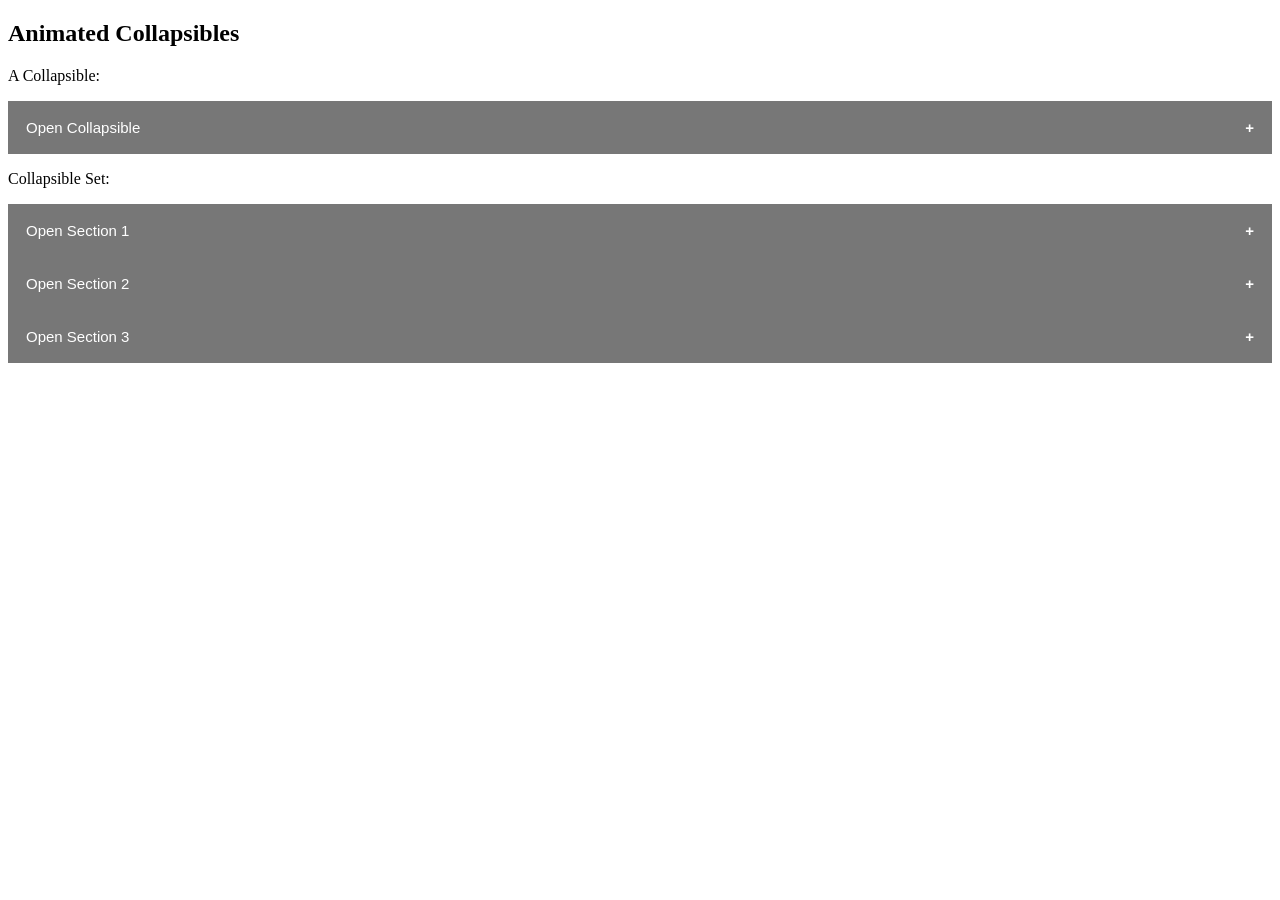
<file: test.html>
<!DOCTYPE html>
<html>
<head>
<meta name="viewport" content="width=device-width, initial-scale=1">
<style>
.collapsible {
  background-color: #777;
  color: white;
  cursor: pointer;
  padding: 18px;
  width: 100%;
  border: none;
  text-align: left;
  outline: none;
  font-size: 15px;
}

.active, .collapsible:hover {
  background-color: #555;
}

.collapsible:after {
  content: '\002B';
  color: white;
  font-weight: bold;
  float: right;
  margin-left: 5px;
}

.active:after {
  content: "\2212";
}

.content {
  padding: 0 18px;
  max-height: 0;
  overflow: hidden;
  transition: max-height 0.2s ease-out;
  background-color: #f1f1f1;
}
</style>
</head>
<body>

<h2>Animated Collapsibles</h2>

<p>A Collapsible:</p>
<button class="collapsible">Open Collapsible</button>
<div class="content">
  <p>Lorem ipsum dolor sit amet, consectetur adipisicing elit, sed do eiusmod tempor incididunt ut labore et dolore magna aliqua. Ut enim ad minim veniam, quis nostrud exercitation ullamco laboris nisi ut aliquip ex ea commodo consequat.</p>
</div>

<p>Collapsible Set:</p>
<button class="collapsible">Open Section 1</button>
<div class="content">
  <p>Lorem ipsum dolor sit amet, consectetur adipisicing elit, sed do eiusmod tempor incididunt ut labore et dolore magna aliqua. Ut enim ad minim veniam, quis nostrud exercitation ullamco laboris nisi ut aliquip ex ea commodo consequat.</p>
</div>
<button class="collapsible">Open Section 2</button>
<div class="content">
  <p>Lorem ipsum dolor sit amet, consectetur adipisicing elit, sed do eiusmod tempor incididunt ut labore et dolore magna aliqua. Ut enim ad minim veniam, quis nostrud exercitation ullamco laboris nisi ut aliquip ex ea commodo consequat.</p>
</div>
<button class="collapsible">Open Section 3</button>
<div class="content">
  <p>Lorem ipsum dolor sit amet, consectetur adipisicing elit, sed do eiusmod tempor incididunt ut labore et dolore magna aliqua. Ut enim ad minim veniam, quis nostrud exercitation ullamco laboris nisi ut aliquip ex ea commodo consequat.</p>
</div>

<script>
var coll = document.getElementsByClassName("collapsible");
var i;

for (i = 0; i < coll.length; i++) {
  coll[i].addEventListener("click", function() {
    this.classList.toggle("active");
    var content = this.nextElementSibling;
    if (content.style.maxHeight){
      content.style.maxHeight = null;
    } else {
      content.style.maxHeight = content.scrollHeight + "px";
    } 
  });
}
</script>

</body>
</html>
</file>
<file: style.css>
/* kolsut.net — v7 "blue + orange" (light hero, duo palette) */

:root {
  --font-display: 'Bricolage Grotesque', system-ui, sans-serif;
  --font-sans: 'IBM Plex Sans', system-ui, sans-serif;
  --font-mono: 'IBM Plex Mono', ui-monospace, monospace;

  /* Shared height of section headers (incl. underline), so the Experience
     and sidebar underlines line up despite different font sizes. */
  --section-head-h: 62px;

  /* page */
  --bg: #FAF9F6;
  --surface: #FFFFFF;
  --ink: #14181F;
  --ink2: #2B313A;
  --muted: #5A616C;
  --line: #DEDBD2;
  --accent: #A84B0C;
  --ok-ink: #1E7343;

  /* hero */
  --hero: #F2F5FC;
  --hero-ink: #14181F;
  --hero-muted: #5A616C;
  --hero-line: #DCE2EF;
  --hero-pill: #FFFFFF;
  --hero-accent: #A84B0C;
  --on-hero-accent: #FFFFFF;
  --hero-accent-hover: #8A3D08;
  --accent-tint: rgba(168, 75, 12, 0.08);

  /* the blue half of the duo palette */
  --blue: #2B4BA8;
  --blue-bg: #EEF2FB;
  --blue-border: #D3DCF2;
  --stat: var(--blue);
  --stat-rule: 2px solid var(--blue);

  /* Orion */
  --star: #1B2230;
  --star-line: rgba(27, 34, 48, 0.2);
  --milky: rgba(43, 75, 168, 0.10);
  --betel: #D9542A;
  --betel-glow: rgba(217, 84, 42, 0.16);
  --rigel: #2F5BD3;
  --rigel-glow: rgba(47, 91, 211, 0.14);
  --nebula: rgba(197, 74, 138, 0.2);

  color-scheme: light;
}

:root[data-scheme="dark"] {
  --bg: #0C1118;
  --surface: #131A23;
  --ink: #E9ECF0;
  --ink2: #CBD2DB;
  --muted: #9DA7B4;
  --line: #26313F;
  --accent: #F5B455;
  --ok-ink: #7DD8A2;

  --hero: #060A0F;
  --hero-ink: #F4F1EA;
  --hero-muted: #9DA7B4;
  --hero-line: rgba(244, 241, 234, 0.14);
  --hero-pill: rgba(244, 241, 234, 0.05);
  --hero-accent: #F5B455;
  --on-hero-accent: #101826;
  --hero-accent-hover: #F8C77A;
  --accent-tint: rgba(245, 180, 85, 0.12);

  --blue: #9DB2F5;
  --blue-bg: rgba(157, 178, 245, 0.10);
  --blue-border: rgba(157, 178, 245, 0.32);

  --star: #F4F1EA;
  --star-line: rgba(244, 241, 234, 0.22);
  --milky: rgba(191, 211, 255, 0.07);
  --betel: #FF8A5C;
  --betel-glow: rgba(255, 138, 92, 0.22);
  --rigel: #BFD3FF;
  --rigel-glow: rgba(191, 211, 255, 0.22);
  --nebula: rgba(230, 120, 180, 0.28);

  color-scheme: dark;
}

*,
*::before,
*::after {
  box-sizing: border-box;
}

html {
  scroll-behavior: smooth;
  /* Keep anchored headings clear of the sticky header. */
  scroll-padding-top: 88px;
}

body {
  margin: 0;
  min-height: 100vh;
  background: var(--bg);
  color: var(--ink);
  font-family: var(--font-sans);
  font-size: 15px;
  line-height: 1.6;
}

a {
  color: inherit;
}

button {
  font: inherit;
  color: inherit;
}

:focus-visible {
  outline: 2px solid var(--hero-accent);
  outline-offset: 2px;
}

.wrap {
  max-width: 1160px;
  margin: 0 auto;
  padding-left: clamp(16px, 4vw, 40px);
  padding-right: clamp(16px, 4vw, 40px);
}

.mono {
  font-family: var(--font-mono);
}

.icon {
  flex: none;
  fill: none;
  stroke: currentColor;
  stroke-width: 2;
  stroke-linecap: round;
  stroke-linejoin: round;
}

.print-only {
  display: none;
}

/* ---------- Hero ---------- */

.hero {
  position: relative;
  overflow: hidden;
  background: var(--hero);
  color: var(--hero-ink);
  border-bottom: 1px solid var(--hero-line);
}

.sky {
  position: absolute;
  inset: 0;
  width: 100%;
  height: 100%;
  pointer-events: none;
}

/* Wide screens: full strength around Orion, dimmed behind the text column
   and the stats row. */
@media (min-width: 1080px) {
  .sky {
    -webkit-mask-image:
      linear-gradient(to right, rgba(0, 0, 0, 0.35) 30%, #000 68%),
      linear-gradient(#000 62%, rgba(0, 0, 0, 0.35) 80%);
    -webkit-mask-composite: source-in;
    mask-image:
      linear-gradient(to right, rgba(0, 0, 0, 0.35) 30%, #000 68%),
      linear-gradient(#000 62%, rgba(0, 0, 0, 0.35) 80%);
    mask-composite: intersect;
  }
}

/* Narrower screens: text runs full width, so dim the whole sky. */
@media (max-width: 1079px) {
  .sky {
    opacity: 0.55;
  }
}

/* Phones: a fixed-size window on the sky with Orion top right,
   fading out before the buttons and contact details. */
@media (max-width: 599px) {
  .sky {
    inset: 0 auto auto auto;
    right: calc(28% - 300px);
    width: auto;
    height: 700px;
    aspect-ratio: 1600 / 1000;
    -webkit-mask-image: linear-gradient(#000 55%, transparent 90%);
    mask-image: linear-gradient(#000 55%, transparent 90%);
  }
}

.sky .milky { fill: none; stroke: var(--milky); stroke-width: 220; stroke-linecap: round; }
.sky .lines { fill: none; stroke: var(--star-line); stroke-width: 1; stroke-linecap: round; stroke-linejoin: round; }
.sky .lines-main { stroke-width: 1.4; }
.sky .stars { fill: var(--star); }
.sky .nebula { fill: var(--nebula); }
.sky .betel-glow { fill: var(--betel-glow); }
.sky .betel { fill: var(--betel); }
.sky .rigel-glow { fill: var(--rigel-glow); }
.sky .rigel { fill: var(--rigel); }

/* Twinkle: brightness and size dip briefly (never above the drawn size).
   script.js gives every star a random duration and offset; the nth-child
   values are a fallback that keeps stars out of sync without JS. */
@keyframes twinkle {
  0%, 100% { opacity: 1; transform: scale(1); }
  40% { opacity: 1; transform: scale(1); }
  55% { opacity: 0.4; transform: scale(0.55); }
  70% { opacity: 1; transform: scale(1); }
}

.sky .stars circle,
.sky .betel-glow,
.sky .rigel-glow {
  transform-box: fill-box;
  transform-origin: center;
  animation: twinkle 3s ease-in-out infinite;
}

.sky .stars circle:nth-child(3n) { animation-duration: 3.7s; animation-delay: -1.1s; }
.sky .stars circle:nth-child(3n + 1) { animation-duration: 2.6s; animation-delay: -1.9s; }
.sky .stars circle:nth-child(4n) { animation-duration: 4.1s; animation-delay: -2.7s; }
.sky .stars circle:nth-child(5n + 2) { animation-duration: 4.5s; animation-delay: -0.6s; }
.sky .stars circle:nth-child(7n + 3) { animation-duration: 3.3s; animation-delay: -3.1s; }
.sky .betel-glow { animation-duration: 3.9s; animation-delay: -1.4s; }
.sky .rigel-glow { animation-duration: 3.2s; animation-delay: -2.3s; }

@media (prefers-reduced-motion: reduce) {
  .sky .stars circle,
  .sky .betel-glow,
  .sky .rigel-glow {
    animation: none;
  }
}

/* ---------- Header ---------- */

/* Outside .hero (which clips overflow) so it can stick while scrolling. */
.site-header {
  position: sticky;
  top: 0;
  z-index: 20;
  background: var(--hero);
  color: var(--hero-ink);
  border-bottom: 1px solid var(--hero-line);
}

.topbar {
  display: flex;
  align-items: center;
  gap: 12px 24px;
  padding-top: 14px;
  padding-bottom: 14px;
}

.topbar-menu {
  flex: 1 1 auto;
  display: flex;
  align-items: center;
  gap: 12px 24px;
}

.menu-btn {
  display: none;
  width: 44px;
  height: 44px;
  flex: none;
  align-items: center;
  justify-content: center;
  padding: 0;
  border-radius: 999px;
  border: 1px solid var(--hero-line);
  background: transparent;
  color: var(--hero-ink);
  cursor: pointer;
}

.menu-btn .when-open,
.site-header.open .menu-btn .when-closed {
  display: none;
}

.site-header.open .menu-btn .when-open {
  display: block;
}

/* Below this width the nav no longer fits on one row: collapse it. */
@media (max-width: 1079px) {
  .topbar {
    flex-wrap: wrap;
    justify-content: space-between;
  }

  .menu-btn {
    display: inline-flex;
  }

  .topbar-menu {
    display: none;
    flex-basis: 100%;
    flex-direction: column;
    align-items: stretch;
    gap: 16px;
    padding-bottom: 8px;
    max-height: calc(100dvh - 73px);
    overflow-y: auto;
  }

  .site-header.open .topbar-menu {
    display: flex;
  }

  .topnav {
    flex-direction: column;
    gap: 0;
  }

  .topnav a {
    padding: 12px 4px;
    border-bottom: 1px solid var(--hero-line);
  }

  .site-header .topbar-actions {
    flex-direction: column;
    flex-wrap: nowrap;
    align-items: stretch;
    gap: 12px;
  }

  .theme-switch,
  .lang-switch {
    align-self: flex-start;
  }

  .site-header .more-btn {
    display: none;
  }

  .site-header .more-menu {
    display: block;
    position: static;
    min-width: 0;
    padding: 0;
    border: 0;
    box-shadow: none;
    background: transparent;
  }

  .site-header .more-menu button {
    padding: 12px 4px;
  }
}

.brand {
  display: flex;
  align-items: center;
  gap: 10px;
  min-height: 44px;
  color: var(--hero-ink);
  text-decoration: none;
  font-family: var(--font-mono);
  font-size: 14px;
  font-weight: 500;
  letter-spacing: 0.02em;
}

.brand-mark circle {
  fill: var(--hero-accent);
}

.topnav {
  display: flex;
  flex-wrap: wrap;
  gap: 2px;
  flex: 1 1 auto;
}

.topnav a {
  padding: 10px 12px;
  color: var(--hero-muted);
  text-decoration: none;
  font-size: 14px;
  font-weight: 500;
}

.topnav a:hover {
  color: var(--hero-ink);
}

.topbar-actions {
  display: flex;
  flex-wrap: wrap;
  align-items: center;
  gap: 8px;
}

.theme-switch {
  display: flex;
  padding: 3px;
  border-radius: 999px;
  border: 1px solid var(--hero-line);
  background: var(--hero-pill);
}

.theme-switch button {
  width: 44px;
  height: 38px;
  border: 0;
  border-radius: 999px;
  display: flex;
  align-items: center;
  justify-content: center;
  background: transparent;
  color: var(--hero-muted);
  cursor: pointer;
}

.lang-switch {
  display: flex;
  padding: 3px;
  border-radius: 999px;
  border: 1px solid var(--hero-line);
  background: var(--hero-pill);
}

.lang-switch a {
  width: 44px;
  height: 38px;
  border-radius: 999px;
  display: flex;
  align-items: center;
  justify-content: center;
  color: var(--hero-muted);
  font-family: var(--font-mono);
  font-size: 13px;
  font-weight: 600;
  text-decoration: none;
}

.lang-switch a[aria-current="page"] {
  background: var(--hero-accent);
  color: var(--on-hero-accent);
}

/* The active option also follows <html data-theme>, which is set before
   first paint, so it doesn't fade in when script.js sets aria-pressed. */
:root[data-theme="light"] .theme-switch [data-theme-option="light"],
:root[data-theme="dark"] .theme-switch [data-theme-option="dark"],
:root[data-theme="system"] .theme-switch [data-theme-option="system"],
.theme-switch button[aria-pressed="true"] {
  background: var(--hero-accent);
  color: var(--on-hero-accent);
}

.more {
  position: relative;
}

.more-btn {
  width: 44px;
  height: 44px;
  display: inline-flex;
  align-items: center;
  justify-content: center;
  padding: 0;
  border-radius: 999px;
  border: 1px solid var(--hero-line);
  background: transparent;
  color: var(--hero-ink);
  cursor: pointer;
}

.more.open .more-btn {
  border-color: var(--hero-accent);
  color: var(--hero-accent);
}

.more-menu {
  display: none;
  position: absolute;
  top: calc(100% + 8px);
  right: 0;
  z-index: 30;
  min-width: 240px;
  margin: 0;
  padding: 6px;
  list-style: none;
  border-radius: 12px;
  border: 1px solid var(--hero-line);
  background: var(--surface);
  box-shadow: 0 12px 32px rgba(0, 0, 0, 0.12);
}

.more.open .more-menu {
  display: block;
}

.more-menu button {
  width: 100%;
  display: flex;
  align-items: center;
  gap: 10px;
  padding: 10px 12px;
  border: 0;
  border-radius: 8px;
  background: transparent;
  color: var(--hero-ink);
  font-size: 14px;
  font-weight: 500;
  text-align: left;
  white-space: nowrap;
  cursor: pointer;
}

.more-menu .icon {
  color: var(--hero-muted);
}

#copy-email .when-copied,
#copy-email.copied .when-idle {
  display: none;
}

#copy-email.copied .when-copied {
  display: block;
  color: var(--ok-ink);
}

.hero-body {
  position: relative;
  display: flex;
  flex-direction: column;
  gap: 28px;
  padding-top: 72px;
  padding-bottom: 56px;
}

.who {
  display: flex;
  align-items: center;
  gap: 16px;
  flex-wrap: wrap;
}

.portrait {
  width: 72px;
  height: 72px;
  flex: none;
  border-radius: 50%;
  object-fit: cover;
  border: 1px solid var(--hero-line);
  background: var(--hero-pill);
}

.who-text {
  display: flex;
  flex-direction: column;
  gap: 2px;
}

.role-label {
  font-family: var(--font-mono);
  font-size: 13px;
  letter-spacing: 0.08em;
  text-transform: uppercase;
  color: var(--hero-accent);
}

.role-sub {
  font-size: 15px;
  color: var(--hero-muted);
}

.hero h1 {
  margin: 0;
  font-family: var(--font-display);
  font-size: clamp(48px, 8vw, 104px);
  line-height: 0.95;
  letter-spacing: -0.035em;
  font-weight: 800;
  max-width: 11ch;
  text-wrap: balance;
}

.lede {
  margin: 0;
  font-size: clamp(17px, 2vw, 21px);
  line-height: 1.55;
  max-width: 58ch;
  text-wrap: pretty;
}

.cta-row {
  display: flex;
  flex-wrap: wrap;
  align-items: center;
  gap: 10px 28px;
}

.cta {
  min-height: 48px;
  display: inline-flex;
  align-items: center;
  gap: 10px;
  padding: 0 22px;
  border-radius: 999px;
  border: 1px solid var(--hero-line);
  background: var(--hero-pill);
  color: var(--hero-ink);
  font-size: 15px;
  font-weight: 600;
  text-decoration: none;
  cursor: pointer;
}

.cta.primary {
  border-color: var(--hero-accent);
  background: var(--hero-accent);
  color: var(--on-hero-accent);
}

.cta-link {
  min-height: 44px;
  display: inline-flex;
  align-items: center;
  gap: 8px;
  color: var(--hero-ink);
  font-size: 15px;
  font-weight: 600;
  text-decoration: none;
}

.cta-link .icon {
  color: var(--hero-muted);
}

/* Phones: full-width primary action, profile links in one row below. */
@media (max-width: 599px) {
  .cta-row {
    gap: 8px 24px;
  }

  .cta.primary {
    flex-basis: 100%;
    justify-content: center;
  }
}

.stats {
  display: grid;
  grid-template-columns: repeat(4, minmax(0, 1fr));
  column-gap: 32px;
}

/* Print only: on screen the CTA row covers email, phone and profiles. */
.contact {
  display: none;
  list-style: none;
  margin: 0;
  padding: 0;
  font-size: 14px;
}

.contact li {
  display: flex;
  align-items: center;
  gap: 8px;
  min-height: 32px;
  white-space: nowrap;
}

.contact .icon {
  color: var(--hero-muted);
}

.contact li {
  min-width: 0;
}

.contact a {
  min-width: 0;
  overflow: hidden;
  text-overflow: ellipsis;
  color: var(--hero-muted);
  text-decoration: none;
}

.stats {
  margin: 8px 0 0;
  row-gap: 24px;
}

@media (max-width: 1199px) {
  .stats {
    grid-template-columns: repeat(2, minmax(0, 1fr));
  }
}

@media (max-width: 599px) {
  .stats {
    grid-template-columns: minmax(0, 1fr);
  }

  .contact li {
    white-space: normal;
  }

  .contact a {
    overflow-wrap: anywhere;
  }
}

.stats > div {
  border-top: var(--stat-rule);
  padding-top: 16px;
  display: flex;
  flex-direction: column-reverse;
  /* Top-align (flex-end in column-reverse) so numbers line up even when
     some labels wrap onto two lines. */
  justify-content: flex-end;
  gap: 4px;
}

.stats dt {
  font-size: 14px;
  color: var(--hero-muted);
}

.stats dd {
  margin: 0;
  font-family: var(--font-display);
  font-size: 44px;
  line-height: 1;
  font-weight: 700;
  color: var(--stat);
}

/* ---------- Main ---------- */

.main {
  display: flex;
  flex-wrap: wrap;
  gap: 56px 72px;
  align-items: flex-start;
  padding-top: 72px;
  padding-bottom: 96px;
}

.experience {
  flex: 999 1 560px;
  min-width: 0;
  display: flex;
  flex-direction: column;
  gap: 36px;
}

.section-head {
  display: flex;
  flex-wrap: wrap;
  align-items: flex-end;
  justify-content: space-between;
  gap: 12px 16px;
  min-height: var(--section-head-h);
  padding-bottom: 16px;
  border-bottom: 2px solid var(--ink);
}

.section-head h2 {
  margin: 0;
  font-family: var(--font-display);
  font-size: 36px;
  line-height: 1;
  font-weight: 800;
  letter-spacing: -0.02em;
}

.ghost-btn {
  min-height: 44px;
  padding: 0 16px;
  border-radius: 999px;
  border: 1px solid var(--line);
  background: var(--surface);
  color: var(--ink);
  font-size: 14px;
  font-weight: 500;
  cursor: pointer;
}

.company {
  display: flex;
  flex-direction: column;
  gap: 14px;
}

.company-lead {
  display: contents;
}

/* Rest of a company's roles continue the first role's rail. */
.company-lead + .roles {
  margin-top: -14px;
}

.company-head {
  display: flex;
  flex-wrap: wrap;
  align-items: baseline;
  justify-content: space-between;
  gap: 4px 16px;
}

.company-name {
  display: flex;
  align-items: baseline;
  gap: 12px;
  flex-wrap: wrap;
}

.company h3 {
  margin: 0;
  font-family: var(--font-display);
  font-size: 26px;
  font-weight: 700;
  letter-spacing: -0.01em;
}

.company-name a {
  font-family: var(--font-mono);
  font-size: 13px;
  color: var(--blue);
  text-decoration: none;
}

.company-name a:hover {
  text-decoration: underline;
}

.meta {
  font-family: var(--font-mono);
  font-size: 13px;
  color: var(--muted);
}

.roles {
  list-style: none;
  margin: 0 0 0 7px;
  padding: 0;
  border-left: 2px solid var(--blue-border);
}

.role {
  position: relative;
  padding: 0 0 6px 26px;
}

.role::before {
  content: "";
  position: absolute;
  left: -9px;
  top: 20px;
  width: 12px;
  height: 12px;
  border-radius: 50%;
  border: 2px solid var(--blue);
  background: var(--bg);
  box-shadow: 0 0 0 4px var(--bg);
}

.role.current::before {
  border-color: var(--accent);
  background: var(--accent);
}

.role-toggle {
  width: 100%;
  min-height: 52px;
  display: flex;
  align-items: center;
  gap: 14px;
  padding: 10px 0;
  border: 0;
  background: transparent;
  color: var(--ink);
  text-align: left;
  cursor: pointer;
}

.role-main {
  flex: 1 1 auto;
  min-width: 0;
  display: flex;
  flex-direction: column;
  gap: 2px;
}

.role-title-row {
  display: flex;
  align-items: center;
  gap: 10px;
  flex-wrap: wrap;
}

.role-title {
  font-size: 17px;
  font-weight: 600;
}

.badge {
  font-family: var(--font-mono);
  font-size: 11px;
  letter-spacing: 0.08em;
  text-transform: uppercase;
  color: var(--ok-ink);
  border: 1px solid var(--ok-ink);
  padding: 1px 8px;
  border-radius: 999px;
}

.chev {
  width: 32px;
  height: 32px;
  flex: none;
  border-radius: 50%;
  border: 1px solid var(--line);
  display: flex;
  align-items: center;
  justify-content: center;
  color: var(--muted);
}

.chev .icon {
  transition: transform 160ms ease;
}

.role-toggle[aria-expanded="true"] .chev .icon {
  transform: rotate(180deg);
}

.bullets {
  margin: 0 0 12px;
  padding: 0 0 0 18px;
  display: flex;
  flex-direction: column;
  gap: 6px;
  color: var(--ink2);
  font-size: 15px;
  max-width: 68ch;
}

.bullets[hidden] {
  display: none;
}

.bullets li {
  padding-left: 4px;
}

/* ---------- How I work with AI ---------- */

.ai {
  display: flex;
  flex-direction: column;
  gap: 28px;
  padding-bottom: 96px;
}

.ai-lede {
  margin: 0;
  max-width: 64ch;
  font-size: clamp(17px, 1.6vw, 19px);
  line-height: 1.6;
  color: var(--ink2);
  text-wrap: pretty;
}

/* Three steps: me -> agents -> me. The agent step is blue, mine are orange. */
.ai-flow {
  list-style: none;
  margin: 0;
  padding: 0;
  display: grid;
  grid-template-columns: repeat(3, minmax(0, 1fr));
  gap: 24px;
}

.ai-flow li {
  position: relative;
  display: flex;
  flex-direction: column;
  gap: 4px;
  padding: 20px 22px;
  border: 1px solid var(--line);
  border-radius: 12px;
  background: var(--surface);
}

.ai-flow li:nth-child(2) {
  border-color: var(--blue-border);
  background: var(--blue-bg);
}

/* Arrow in the gap between steps. */
.ai-flow li:not(:last-child)::after {
  content: "";
  position: absolute;
  top: 50%;
  right: -17px;
  width: 9px;
  height: 9px;
  border-top: 2px solid var(--muted);
  border-right: 2px solid var(--muted);
  transform: translateY(-50%) rotate(45deg);
}

.ai-step {
  font-family: var(--font-mono);
  font-size: 12px;
  letter-spacing: 0.08em;
  color: var(--accent);
}

.ai-flow li:nth-child(2) .ai-step {
  color: var(--blue);
}

.ai-flow strong {
  font-size: 17px;
}

.ai-flow li > span:last-child {
  font-size: 14px;
  color: var(--muted);
}

.ai-cards {
  display: grid;
  grid-template-columns: repeat(auto-fit, minmax(240px, 1fr));
  gap: 16px;
}

.ai-card {
  display: flex;
  flex-direction: column;
  gap: 8px;
  padding: 20px 22px;
  border: 1px solid var(--line);
  border-radius: 12px;
  background: var(--surface);
}

.ai-tag {
  font-family: var(--font-mono);
  font-size: 11px;
  letter-spacing: 0.08em;
  text-transform: uppercase;
  color: var(--blue);
}

.ai-card h3 {
  margin: 0;
  font-family: var(--font-display);
  font-size: 20px;
  font-weight: 700;
  line-height: 1.2;
}

.ai-card p {
  flex: 1;
  margin: 0;
  font-size: 14px;
  color: var(--ink2);
}

.ai-card a {
  font-family: var(--font-mono);
  font-size: 13px;
  color: var(--blue);
  text-decoration: none;
  overflow-wrap: anywhere;
}

.ai-card a:hover {
  text-decoration: underline;
}

@media (max-width: 759px) {
  .ai-flow {
    grid-template-columns: minmax(0, 1fr);
    gap: 20px;
  }

  .ai-flow li:not(:last-child)::after {
    top: auto;
    right: auto;
    left: 28px;
    bottom: -15px;
    transform: rotate(135deg);
  }
}

/* ---------- Sidebar ---------- */

.sidebar {
  flex: 1 1 300px;
  min-width: 0;
  display: flex;
  flex-direction: column;
  gap: 48px;
}

.side-section {
  display: flex;
  flex-direction: column;
  gap: 16px;
}

.side-section h2 {
  margin: 0;
  padding-bottom: 14px;
  border-bottom: 2px solid var(--ink);
  font-family: var(--font-display);
  font-size: 24px;
  font-weight: 800;
  letter-spacing: -0.01em;
}

/* Screen only: print lays headings out as blocks (Firefox ignores
   break-inside on flex containers). */
@media screen {
  .side-section h2 {
    display: flex;
    align-items: flex-end;
    min-height: var(--section-head-h);
  }
}

.skills {
  gap: 20px;
}

.skill-group {
  display: flex;
  flex-direction: column;
  gap: 10px;
}

.skill-group h3 {
  margin: 0;
  font-family: var(--font-mono);
  font-size: 12px;
  font-weight: 500;
  letter-spacing: 0.08em;
  text-transform: uppercase;
  color: var(--blue);
}

.chips {
  list-style: none;
  margin: 0;
  padding: 0;
  display: flex;
  flex-wrap: wrap;
  gap: 6px;
}

.chips li {
  font-size: 13px;
  font-weight: 500;
  padding: 4px 11px;
  border-radius: 999px;
  background: var(--blue-bg);
  color: var(--blue);
  border: 1px solid var(--blue-border);
}

.entry {
  display: flex;
  flex-direction: column;
  gap: 2px;
}

.entry-title {
  font-weight: 600;
}

.entry-sub {
  font-size: 14px;
  color: var(--muted);
}

.entry .meta {
  font-size: 12px;
}

.entry .meta a {
  color: var(--muted);
}

.skill-note {
  margin: 0;
  font-size: 13px;
  color: var(--muted);
}

.languages {
  gap: 12px;
}

.lang {
  display: flex;
  justify-content: space-between;
  gap: 12px;
}

/* ---------- Footer ---------- */

.site-footer {
  background: var(--hero);
  color: var(--hero-muted);
}

.site-footer .wrap {
  display: flex;
  flex-wrap: wrap;
  align-items: center;
  justify-content: space-between;
  gap: 12px 24px;
  padding-top: 28px;
  padding-bottom: 28px;
  font-size: 14px;
}

.site-footer .brand-line {
  display: flex;
  align-items: center;
  gap: 10px;
}

.to-top {
  min-height: 44px;
  display: inline-flex;
  align-items: center;
  gap: 6px;
  color: var(--hero-ink);
  text-decoration: none;
  font-weight: 500;
}

.print-footer {
  font-family: var(--font-mono);
  font-size: 12px;
  color: var(--muted);
  justify-content: space-between;
  gap: 12px;
  padding-top: 16px;
  border-top: 1px solid var(--line);
}

/* ---------- Hover feedback ---------- */

.cta,
.cta-link,
.ghost-btn,
.more-btn,
.more-menu button,
.menu-btn,
.theme-switch button,
.lang-switch a,
.topnav a,
.chev,
.to-top {
  transition: background-color 150ms ease, border-color 150ms ease, color 150ms ease;
}

/* Only on devices with real hover, so states don't stick after a tap. */
@media (hover: hover) {
  .cta:hover,
  .more-btn:hover,
  .menu-btn:hover {
    border-color: var(--hero-accent);
    color: var(--hero-accent);
    background: var(--accent-tint);
  }

  .cta.primary:hover {
    border-color: var(--hero-accent-hover);
    background: var(--hero-accent-hover);
    color: var(--on-hero-accent);
  }

  .cta-link:hover {
    color: var(--hero-accent);
  }

  .more-menu button:hover {
    background: var(--accent-tint);
    color: var(--hero-accent);
  }

  .ghost-btn:hover {
    border-color: var(--accent);
    color: var(--accent);
    background: var(--accent-tint);
  }

  .theme-switch button:not([aria-pressed="true"]):hover,
  .lang-switch a:not([aria-current="page"]):hover {
    color: var(--hero-ink);
    background: var(--accent-tint);
  }

  .role-toggle:hover .chev {
    border-color: var(--accent);
    color: var(--accent);
  }

  .to-top:hover {
    color: var(--hero-accent);
  }
}

@media (hover: hover) and (min-width: 1080px) {
  .topnav a {
    border-radius: 999px;
  }

  .topnav a:hover {
    background: var(--accent-tint);
  }
}

/* ---------- Print ---------- */

@page {
  size: A4;
  margin: 14mm 16mm;
}

@media print {
  :root,
  :root[data-scheme="dark"] {
    --bg: #FFFFFF;
    --surface: #FFFFFF;
    --ink: #111111;
    --ink2: #222222;
    --muted: #4D4D4D;
    --line: #C9C9C9;
    --accent: #8A3D08;
    --ok-ink: #1E7343;

    --hero: #FFFFFF;
    --hero-ink: #111111;
    --hero-muted: #4D4D4D;
    --hero-line: #C9C9C9;
    --hero-pill: #FFFFFF;
    --hero-accent: #8A3D08;
    --on-hero-accent: #FFFFFF;

    --blue: #4D4D4D;
    --blue-bg: #FFFFFF;
    --blue-border: #C9C9C9;
    --stat: #8A3D08;
    --stat-rule: 1px solid #C9C9C9;

    color-scheme: light;
  }

  body {
    font-size: 10.5pt;
    print-color-adjust: exact;
    -webkit-print-color-adjust: exact;
  }

  .no-print {
    display: none !important;
  }

  .print-only {
    display: flex;
  }

  .wrap {
    max-width: none;
    padding-left: 0;
    padding-right: 0;
  }

  .hero {
    border-bottom: 0;
  }

  /* Compact header so the first job starts on page 1. */
  .hero-body {
    padding-top: 0;
    padding-bottom: 0;
    gap: 12px;
  }

  .portrait {
    width: 56px;
    height: 56px;
  }

  .hero h1 {
    font-size: 36pt;
    max-width: none;
  }

  .lede {
    font-size: 11pt;
  }

  .contact li {
    min-height: 24px;
  }

  .stats {
    margin-top: 4px;
    row-gap: 12px;
  }

  .stats > div {
    padding-top: 8px;
  }

  .stats {
    grid-template-columns: repeat(4, minmax(0, 1fr));
  }

  .contact {
    display: grid;
    grid-template-columns: repeat(2, minmax(0, 1fr));
    row-gap: 4px;
  }

  .contact a {
    color: var(--hero-ink);
  }


  .stats dd {
    font-size: 22pt;
  }

  /* Flex containers fragment badly across pages, so print uses block flow
     and lets each job / sidebar block stay in one piece. */
  .main,
  .experience,
  .sidebar,
  .company,
  .side-section {
    display: block;
  }

  .main {
    padding-top: 20px;
    padding-bottom: 16px;
  }

  .section-head h2 {
    font-size: 26pt;
  }

  /* Firefox ignores break-after: avoid, so headings reserve room for the
     first lines below them (padding cancelled by a negative margin) and are
     unbreakable: if that room isn't left on the page, the heading moves on. */
  .section-head,
  .role-main,
  .side-section h2 {
    break-inside: avoid;
    page-break-inside: avoid;
  }

  /* The underline is drawn as a background so it stays under the text
     rather than at the bottom of the reserved padding. */
  .section-head,
  .side-section h2 {
    border-bottom: 0;
    background: linear-gradient(var(--ink), var(--ink)) no-repeat;
    background-size: 100% 2px;
  }

  .section-head {
    padding-bottom: 136px;
    margin-bottom: -100px;
    background-position: 0 calc(100% - 120px);
  }


  .company-name a {
    color: var(--accent);
  }

  /* Block, not flex: Firefox ignores break-inside on flex containers. */
  .section-head,
  .company-head {
    display: block;
  }

  /* Roles may run onto the next page (bullets never split), so long jobs
     don't leave half-empty pages. Headings reserve room for what follows
     instead (Firefox doesn't support break-after: avoid).
     Company wrappers are dissolved: Firefox won't move an unbreakable
     heading to the next page when it is its container's first child. */
  .company,
  .company-lead {
    display: contents;
  }

  .company-lead + .roles {
    margin-top: 0;
  }

  /* Unbreakable, with padding that reserves room for the first role's
     title block (cancelled by the negative margin), so a company name
     never ends a page on its own. */
  .company-head {
    break-inside: avoid;
    page-break-inside: avoid;
    margin-top: 20px;
    padding-bottom: 158px;
    margin-bottom: -150px;
  }

  .company-name {
    display: inline-flex;
  }

  .company-head > .meta {
    float: right;
    margin-top: 8px;
  }

  /* Firefox can't break a page right after a <button>, which pushed whole
     roles to the next page. In print the toggle button is dissolved and
     its inner block carries the title, the reserved room and the dot. */
  .role-toggle {
    display: contents;
  }

  .role-main {
    display: block;
    position: relative;
    padding: 6px 0 46px;
    margin-bottom: -40px;
  }

  .role-main > .meta {
    display: block;
  }

  .bullets li {
    break-inside: avoid;
    page-break-inside: avoid;
  }

  /* No bottom padding on roles: when only a role's padding overflows a
     page, Firefox moves the whole role instead of trimming it (margins are
     trimmed at a page break, so .bullets' bottom margin does the spacing). */
  .role {
    padding-bottom: 0;
  }

  /* The timeline dot sits on the role title, so it moves with the title
     when a role starts on the next page. */
  .role::before {
    display: none;
  }

  .role-main::before {
    content: "";
    position: absolute;
    left: -35px;
    top: 14px;
    width: 12px;
    height: 12px;
    border-radius: 50%;
    border: 2px solid var(--blue);
    background: var(--bg);
    box-shadow: 0 0 0 4px var(--bg);
  }

  .role.current .role-main::before {
    border-color: var(--accent);
    background: var(--accent);
  }

  .bullets,
  .bullets[hidden] {
    display: block;
  }

  .bullets li + li {
    margin-top: 4px;
  }

  .sidebar {
    margin-top: 32px;
  }

  .side-section {
    margin-bottom: 28px;
  }

  .side-section h2 {
    padding-bottom: 74px;
    margin-bottom: -60px;
    background-position: 0 calc(100% - 60px);
  }

  .skill-group,
  .entry,
  .lang {
    margin-bottom: 12px;
  }

  .skill-group h3 {
    margin-bottom: 8px;
  }

  #credentials,
  #education,
  .languages,
  .skill-group,
  .entry {
    break-inside: avoid;
    page-break-inside: avoid;
  }

  .print-footer {
    margin-top: 16px;
  }

  .chips li {
    color: var(--ink);
  }

  .skill-group h3 {
    color: var(--accent);
  }
}
</file>
